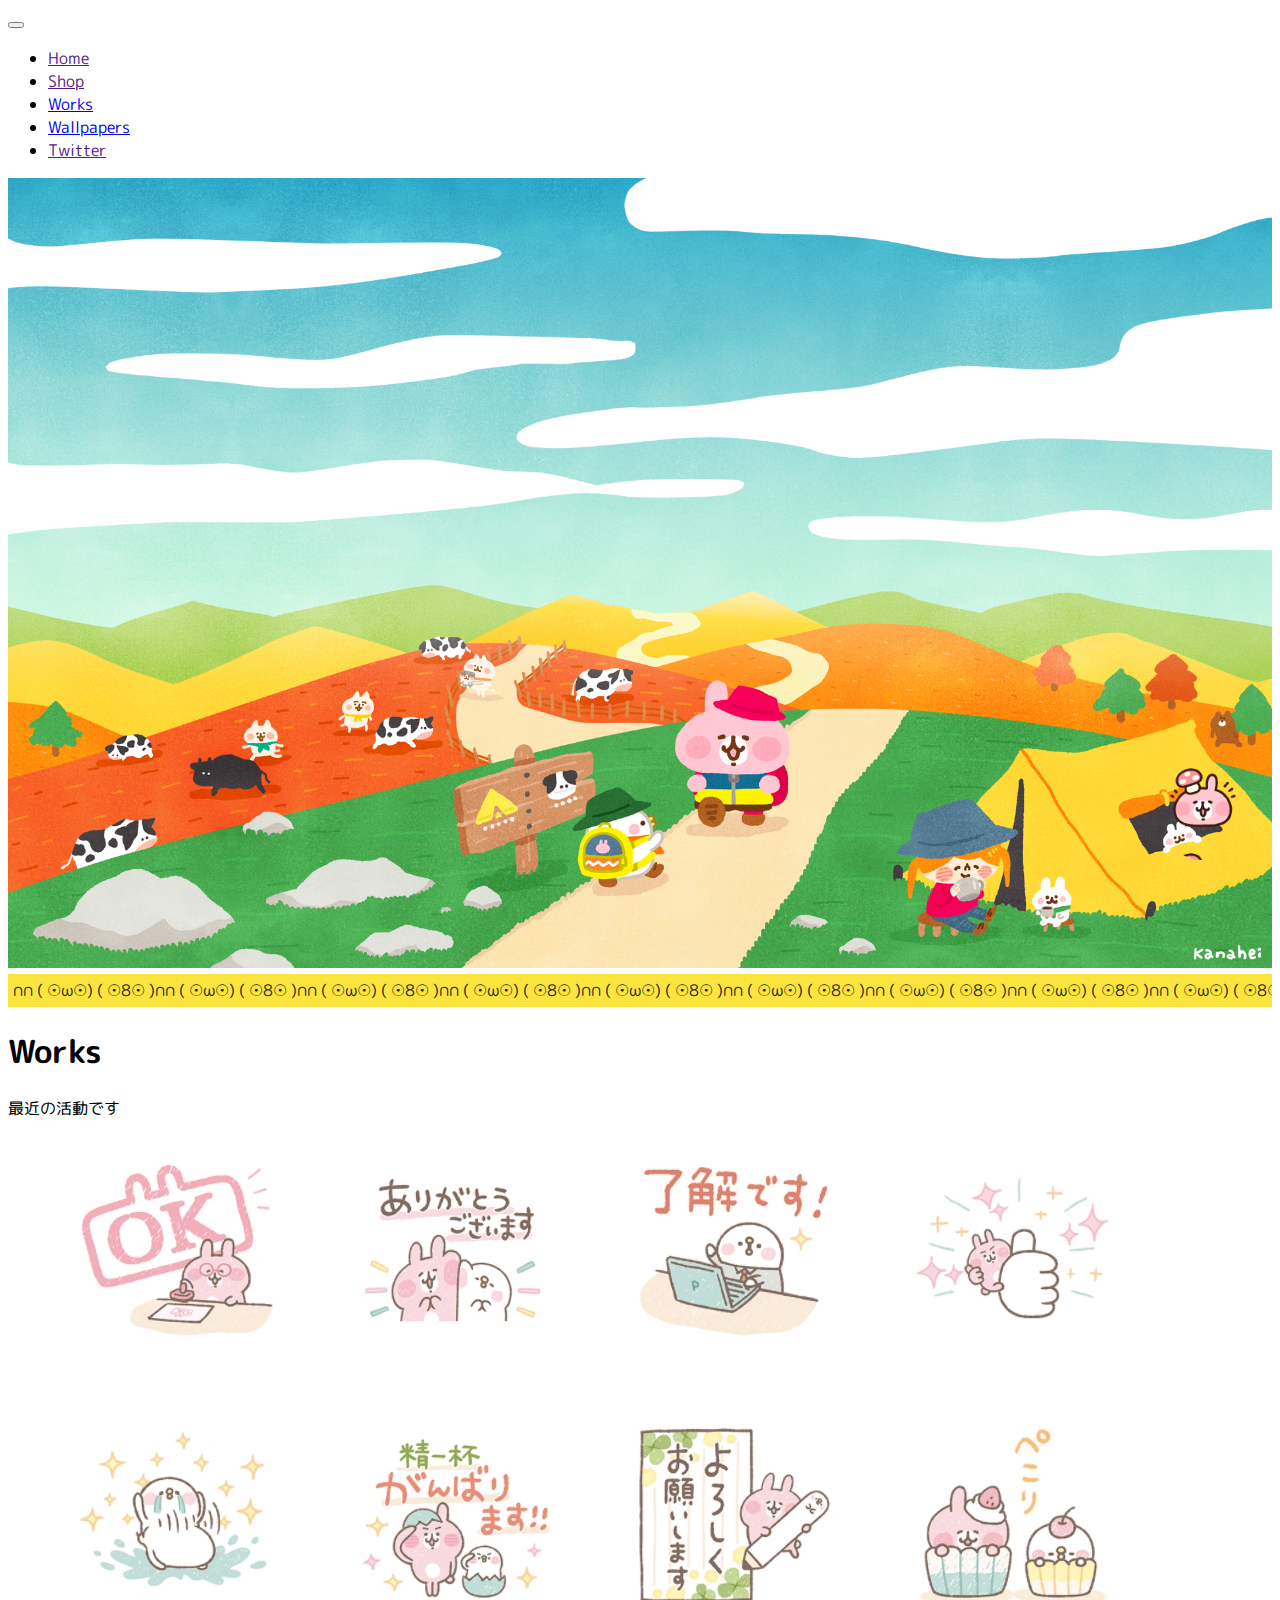
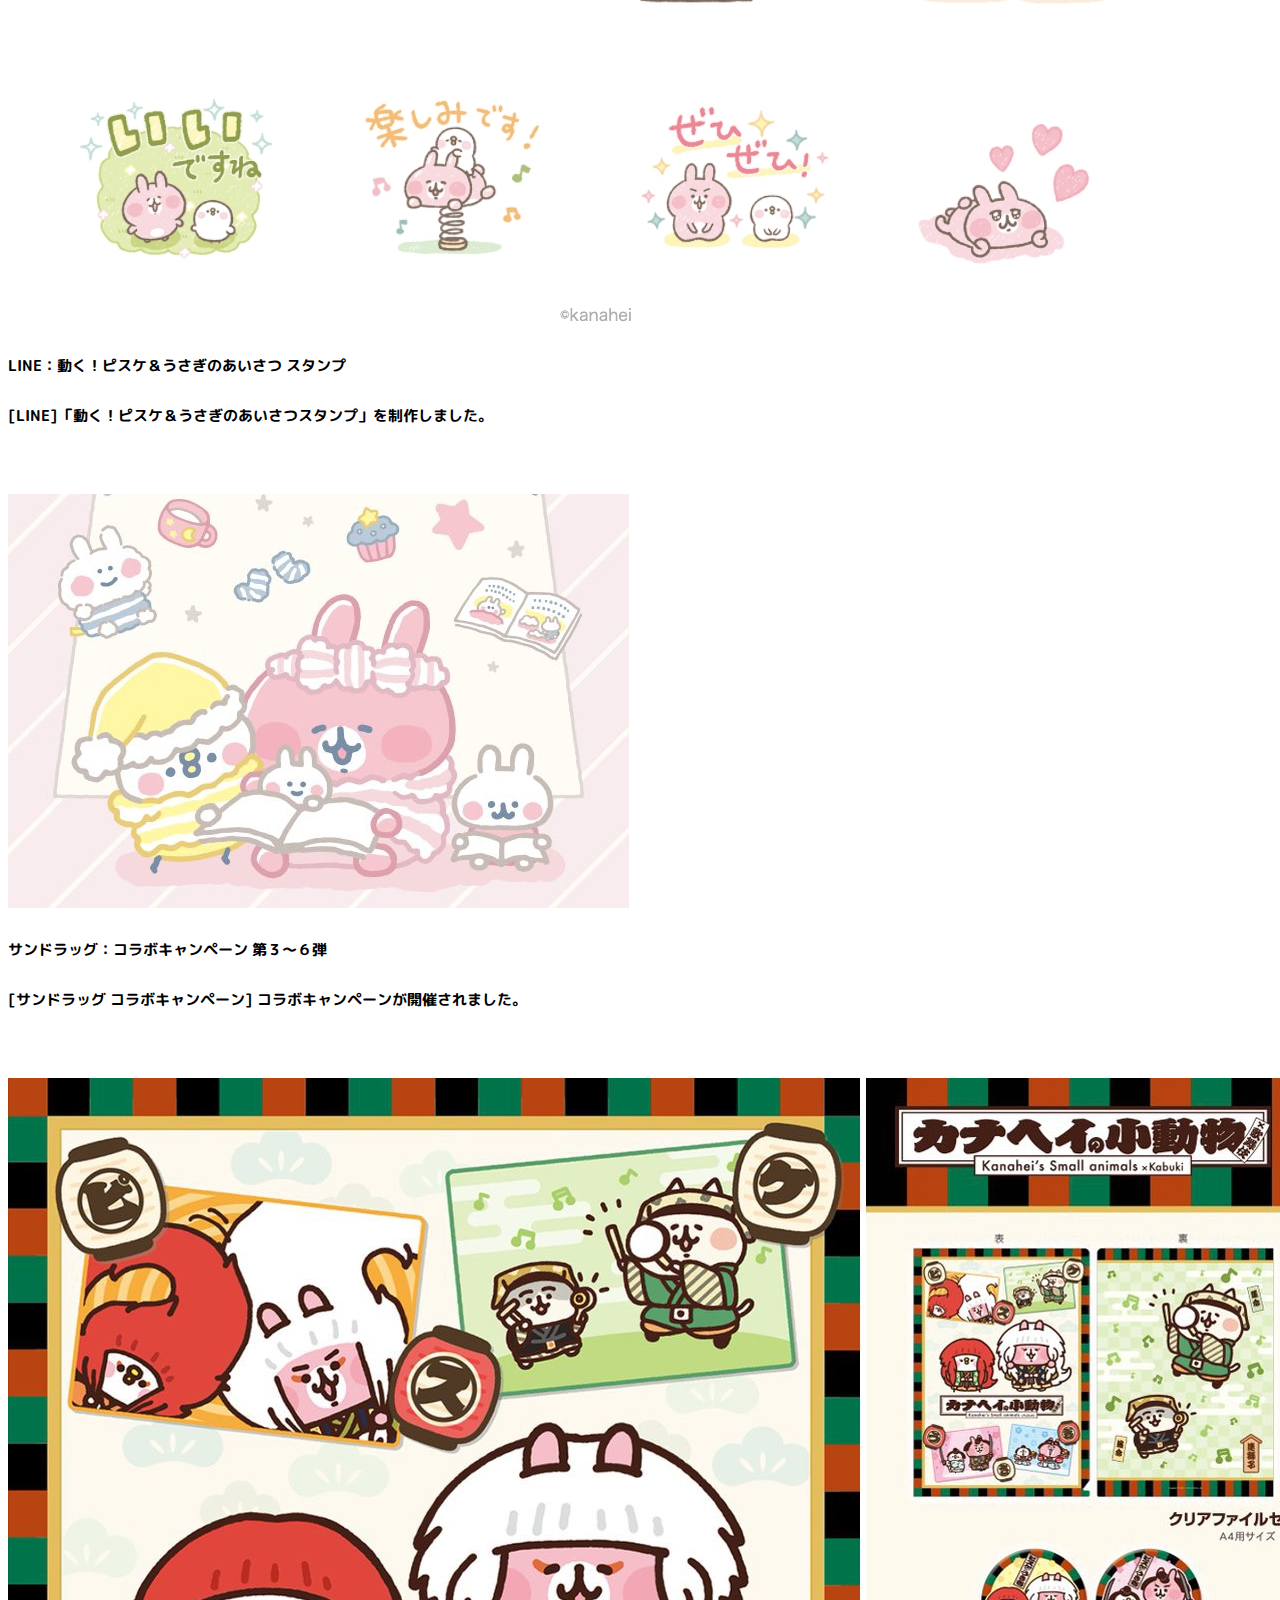
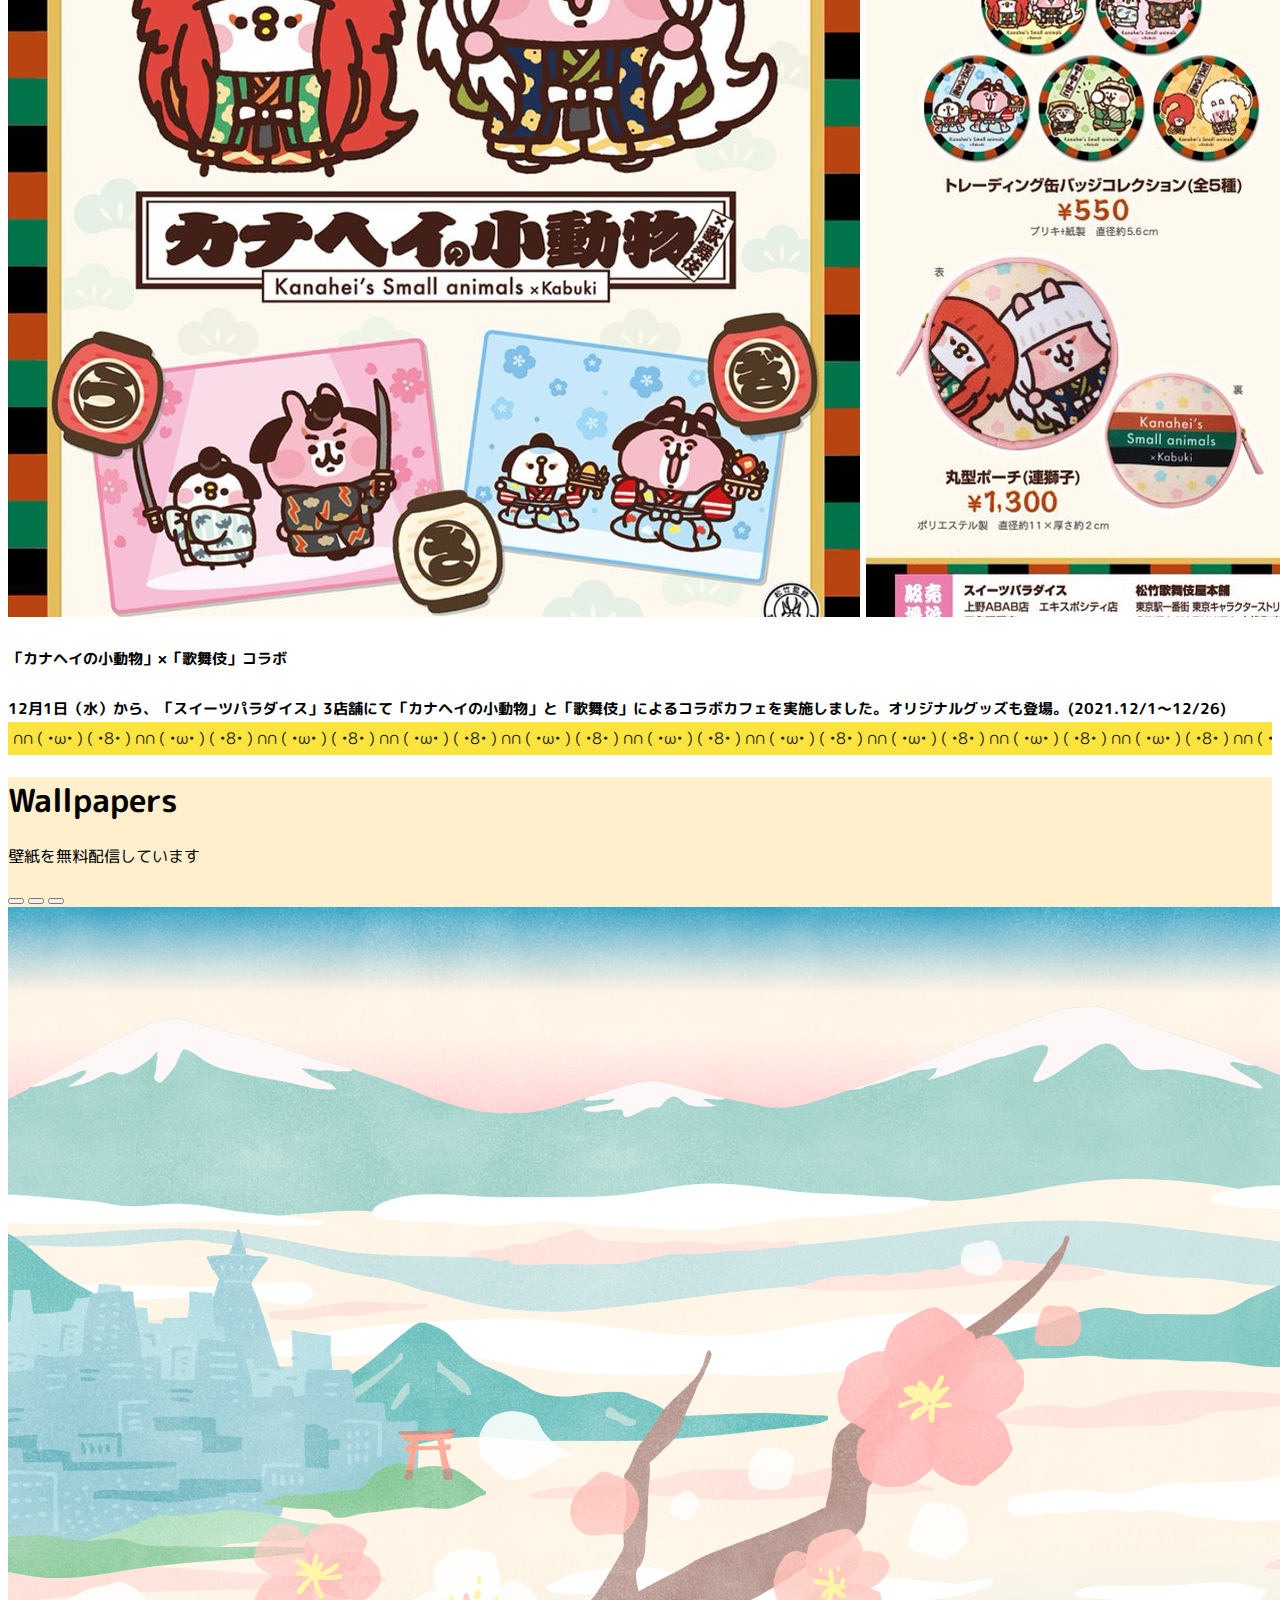
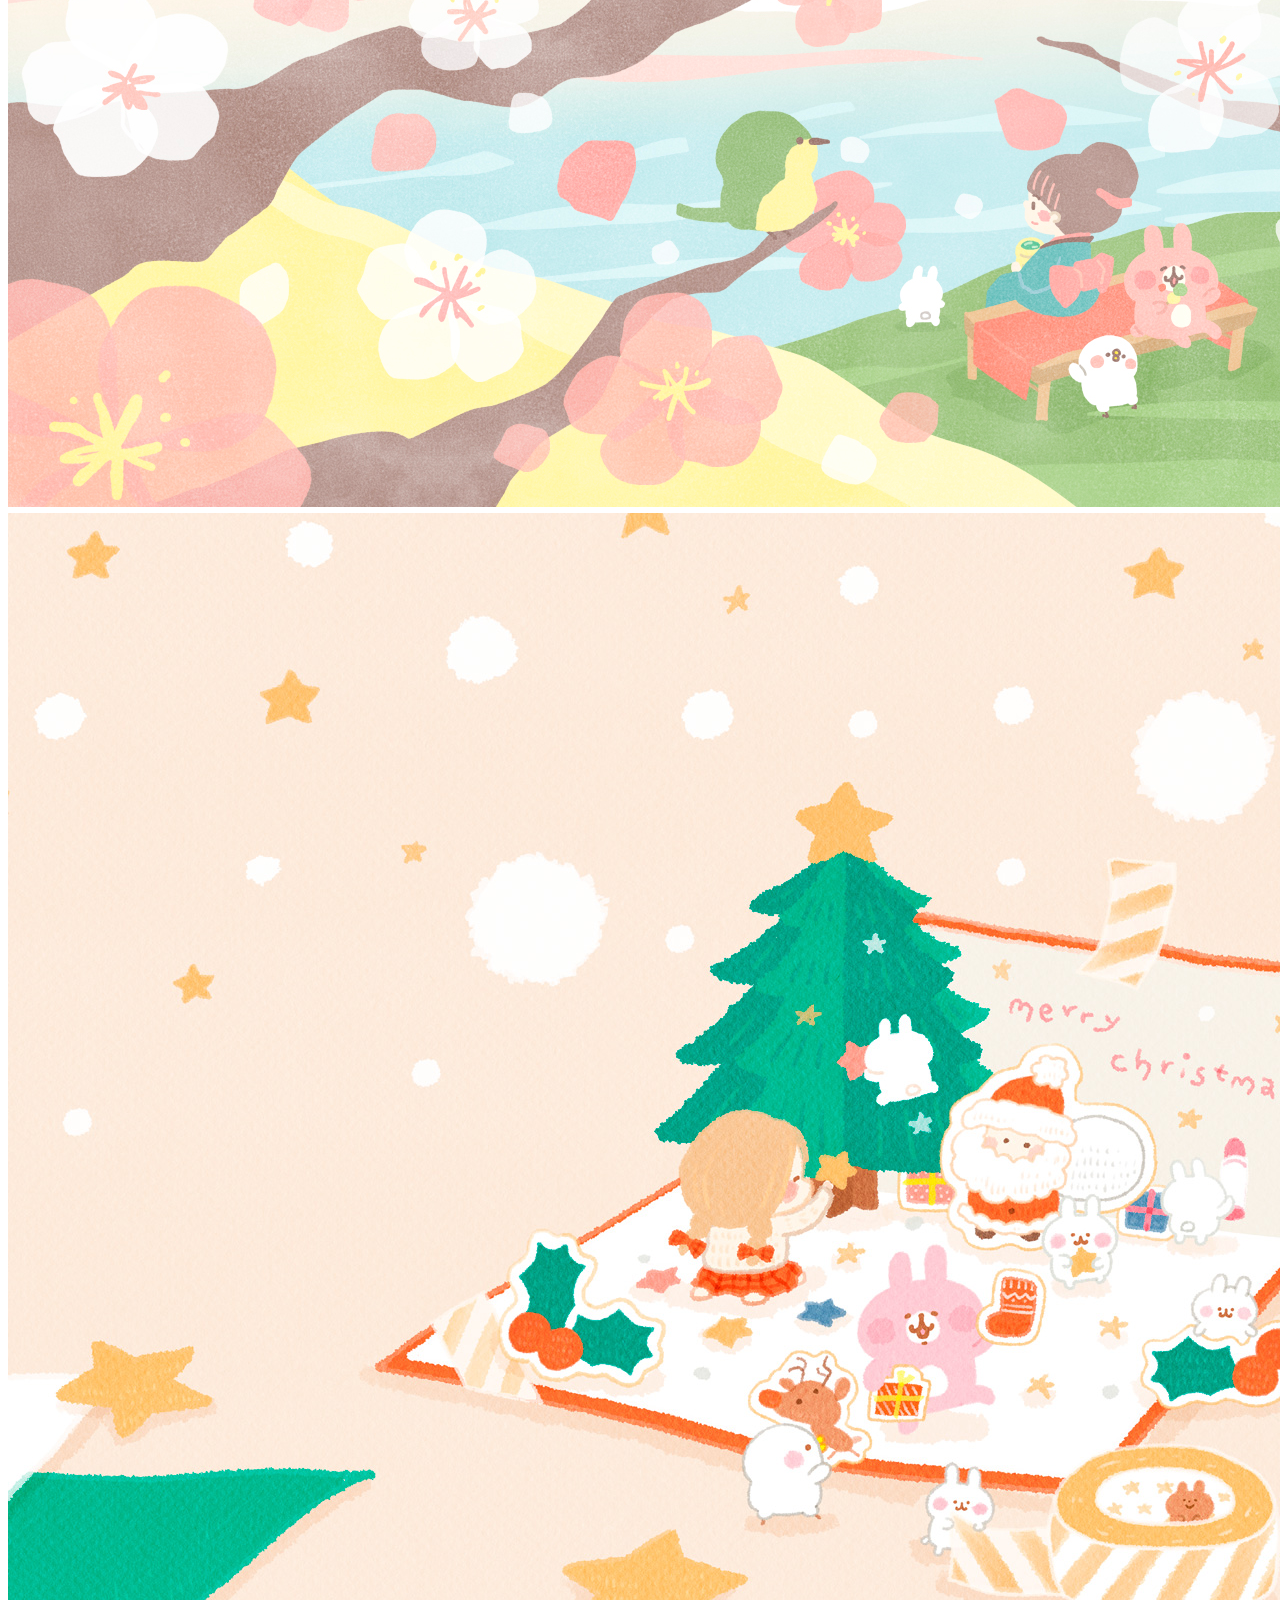
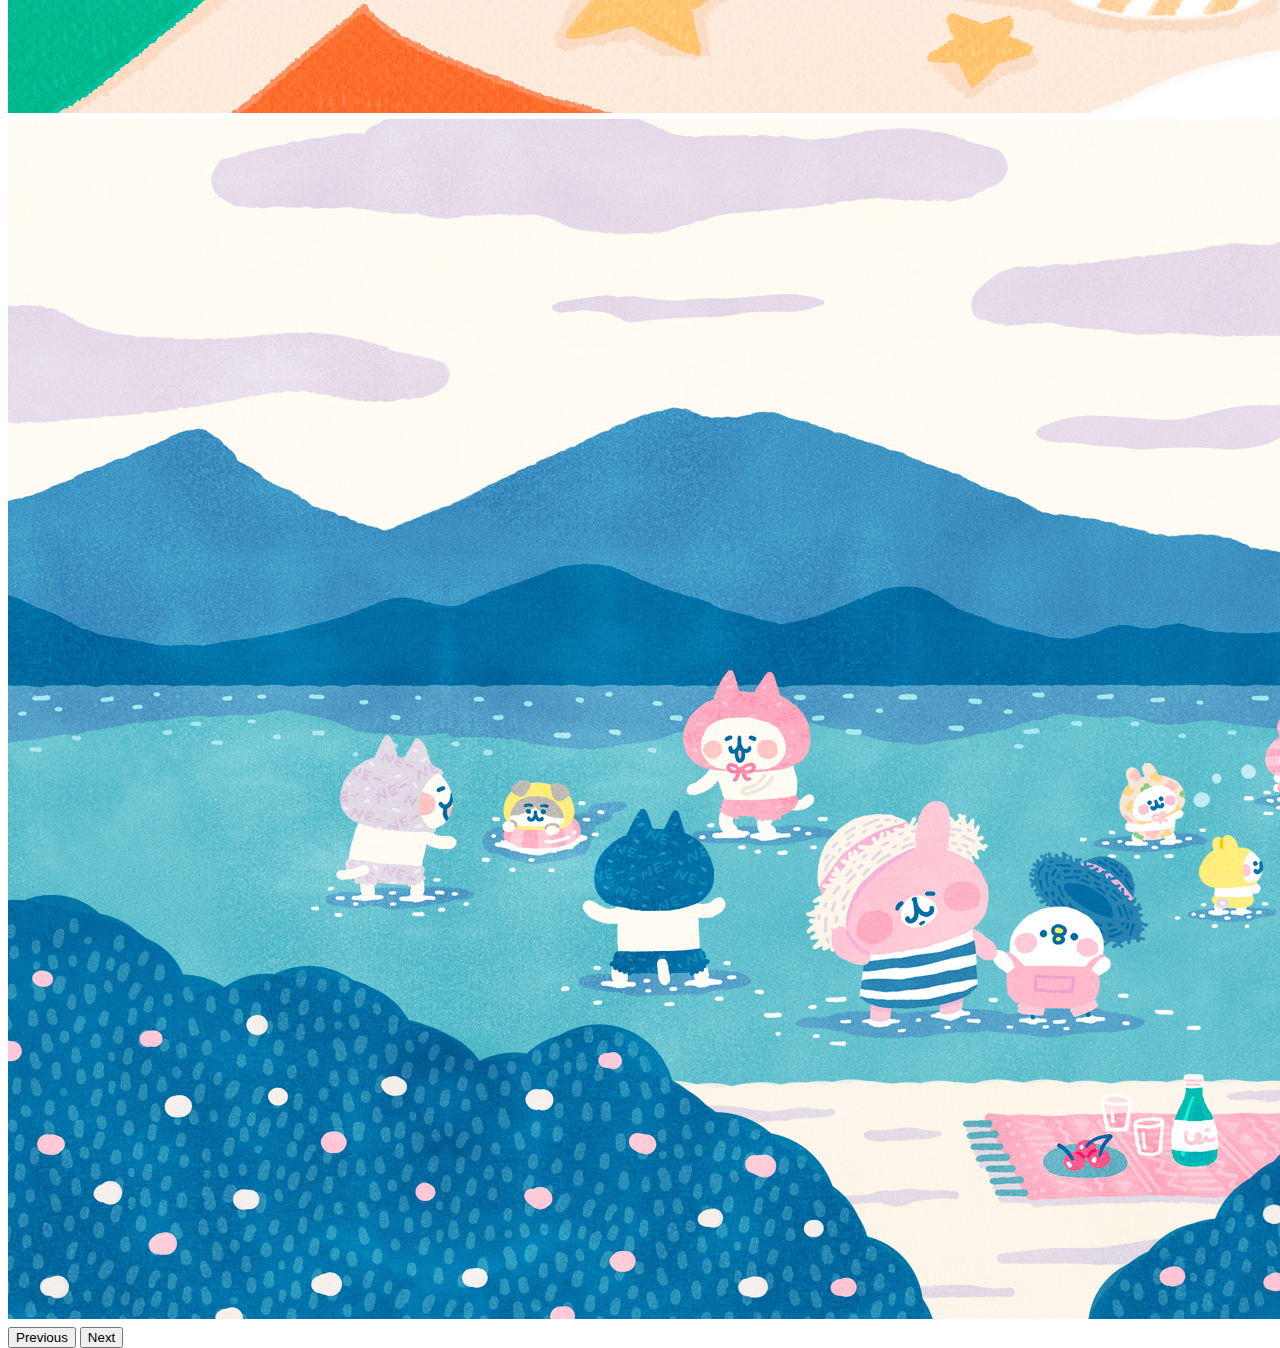
<file: index.html>
<!DOCTYPE html>
<html lang="TW">
<head>
    <meta charset="UTF-8">
    <meta http-equiv="X-UA-Compatible" content="IE=edge">
    <meta name="viewport" content="width=device-width, initial-scale=1.0">
    <title>Home</title>
    <link rel="stylesheet" href="hstyle.css">
    <link href="https://cdn.jsdelivr.net/npm/bootstrap@5.0.2/dist/css/bootstrap.min.css" rel="stylesheet" integrity="sha384-EVSTQN3/azprG1Anm3QDgpJLIm9Nao0Yz1ztcQTwFspd3yD65VohhpuuCOmLASjC" crossorigin="anonymous">
    <link rel="icon" href="top.jpg" type="image/png">

</head>
<body>
    <nav class="navbar-light bg-light p-1 navbar-expand-lg">
        <div class="container ">
                <button class="navbar-toggler" type="button" data-bs-toggle="collapse" data-bs-target="#navbarSupportedContent">
                  <span class="navbar-toggler-icon"></span>
                </button>

            <div class="collapse navbar-collapse  " id="navbarSupportedContent">
                  
                <ul class=" navbar-nav">
                    <li class="nav-item col-sm-1 col-md-3 col-lg-4">
                        <a href class="nav-link ">Home</a>
                    </li>
                    <li class="nav-item col-sm-1 col-md-3 col-lg-4">
                        <a href class="nav-link ">Shop</a>
                    </li>
                    <li class="nav-item col-sm-1 col-md-3 col-lg-4">
                        <a href="index3.html" class="nav-link ">Works</a>
                    </li>
                    <li class="nav-item col-sm-1 col-md-3 col-lg-5">
                        <a href="index2-2.html" class="nav-link ">Wallpapers</a>
                    </li>
                    <li class="nav-item col-sm-1 col-md-3 col-lg-4">
                        <a href class="nav-link ">Twitter</a>
                    </li>

                    
                </ul>
            </div>
        </div>    
    <div class="container">
        <img src="background.jpg" alt="Snow" style="width:100%;">
        
      </div>
    <div class="box">
        <div class="text-2"> ∩∩
            ( ☉ω☉)  ( ☉8☉ )∩∩
            ( ☉ω☉)  ( ☉8☉ )∩∩
            ( ☉ω☉)  ( ☉8☉ )∩∩
            ( ☉ω☉)  ( ☉8☉ )∩∩
            ( ☉ω☉)  ( ☉8☉ )∩∩
            ( ☉ω☉)  ( ☉8☉ )∩∩
            ( ☉ω☉)  ( ☉8☉ )∩∩
            ( ☉ω☉)  ( ☉8☉ )∩∩
            ( ☉ω☉)  ( ☉8☉ )∩∩
            ( ☉ω☉)  ( ☉8☉ )∩∩
            ( ☉ω☉)  ( ☉8☉ )∩∩
            ( ☉ω☉)  ( ☉8☉ )∩∩
            ( ☉ω☉)  ( ☉8☉ )∩∩
            ( ☉ω☉)  ( ☉8☉ )∩∩
            ( ☉ω☉)  ( ☉8☉ )∩∩
            ( ☉ω☉)  ( ☉8☉ )∩∩
            ( ☉ω☉)  ( ☉8☉ )∩∩
            ( ☉ω☉)  ( ☉8☉ )∩∩
            ( ☉ω☉)  ( ☉8☉ )∩∩
            ( ☉ω☉)  ( ☉8☉ )∩∩
            ( ☉ω☉)  ( ☉8☉ ) </div>
    </div>
    
    <div class="kv p-1">
        <link rel="preconnect" href="https://fonts.googleapis.com">
<link rel="preconnect" href="https://fonts.gstatic.com" crossorigin>
<link href="https://fonts.googleapis.com/css2?family=M+PLUS+Rounded+1c:wght@500;900&display=swap" rel="stylesheet">
        <div class="container p-5">
            <div class="row justify-content-center">
                <div class="col-8 col-md-6">
                    <div class="text text-center">
                        <h1>Works</h1>
                        <p>最近の活動です</p>
                    </div>
                </div>
            </div>
        </div>
    </div>
    

    <div class="container">
        <div class="row">
            <div class="col-xl-4 col-md-6 col-12">
                <div class="card">
                    <a href="index3.html" class="card-link"><img src="card-1.jpg" alt="" class="card-img-top"></a>
                    <div class="card-body">
                        <h5 class="card-title p-3">LINE：動く！ピスケ＆うさぎのあいさつ スタンプ</h5>
                        <h6 class="line p-3">[LINE]「動く！ピスケ＆うさぎのあいさつスタンプ」を制作しました。</h6>
                        
                    </div>
                </div>
            </div>
            <div class="col-xl-4 col-md-6 col-12">
                <div class="card">
                    <a href="index3.html" class="card-link"><img src="card-2.jpeg" alt="" class="card-img-top"></a>
                    <div class="card-body">
                        <h5 class="card-title p-3">サンドラッグ：コラボキャンペーン 第３〜６弾</h5>
                        <h6 class="line p-3">[サンドラッグ コラボキャンペーン]
                          コラボキャンペーンが開催されました。
                            </h6>
                    </div>
                </div>
            </div>
            <div class="col-xl-4 col-md-6 col-12">
                <div class="card">
                    <a href="index3.html" class="card-link"><img src="card-3.jpg" alt="" class="card-img-top"></a>
                    <div class="card-body">
                        <h5 class="card-title p-3">「カナヘイの小動物」×「歌舞伎」コラボ</h5>
                        <h6 class="haha p-3">12月1日（水）から、「スイーツパラダイス」3店舗にて「カナヘイの小動物」と「歌舞伎」によるコラボカフェを実施しました。オリジナルグッズも登場。(2021.12/1〜12/26)</h6>
                    </div>
                </div>
            </div>
        </div>
    </div>

    <div class="kv p-1">
        <div class="container p-5">
            <div class="row justify-content-center">
                <div class="col-8 col-md-6">
                    <div class="text text-center">
                    </div>
                </div>
            </div>
        </div>
    </div>

    <div class="box">
        <div class="text-2">  ∩∩
            ( •ω• )    ( •8• )    ∩∩
            ( •ω• )    ( •8• )    ∩∩
            ( •ω• )    ( •8• )    ∩∩
            ( •ω• )    ( •8• )    ∩∩
            ( •ω• )    ( •8• )    ∩∩
            ( •ω• )    ( •8• )   ∩∩
            ( •ω• )    ( •8• )   ∩∩
            ( •ω• )    ( •8• )   ∩∩
            ( •ω• )    ( •8• )   ∩∩
            ( •ω• )    ( •8• )   ∩∩
            ( •ω• )    ( •8• )   ∩∩
            ( •ω• )    ( •8• )   ∩∩
            ( •ω• )    ( •8• ) ∩∩
            ( •ω• )    ( •8• )    ∩∩
            ( •ω• )    ( •8• )    ∩∩
            ( •ω• )    ( •8• )    ∩∩
            ( •ω• )    ( •8• )    ∩∩
            ( •ω• )    ( •8• )    ∩∩
            ( •ω• )    ( •8• )   ∩∩
            ( •ω• )    ( •8• )   ∩∩
            ( •ω• )    ( •8• )   ∩∩
            ( •ω• )    ( •8• )   ∩∩
            ( •ω• )    ( •8• )   ∩∩
            ( •ω• )    ( •8• )   ∩∩
            ( •ω• )    ( •8• )   ∩∩
            ( •ω• )    ( •8• ) </div>
    </div>


    <div class="wrap">
        <div class="kv p-5">
            <div class="container p-5">
                <div class="row justify-content-center p-5">
                    <div class="col-8 col-md-6 ">
                        <div class="text text-center">
                            <h1>Wallpapers</h1>
                            <p>壁紙を無料配信しています</p>
                        </div>
                    </div>
                </div>
            </div>
        </div>
        <div class="container">
            <div class="row justify-content-center">
                <div class="col-sm-12 col-md-12 col-lg-8">
                    <div id="carouselExampleIndicators" class="carousel slide" data-bs-ride="true">
                        <div class="carousel-indicators">
                          <button type="button" data-bs-target="#carouselExampleIndicators" data-bs-slide-to="0" class="active" aria-current="true" aria-label="Slide 1"></button>
                          <button type="button" data-bs-target="#carouselExampleIndicators" data-bs-slide-to="1" aria-label="Slide 2"></button>
                          <button type="button" data-bs-target="#carouselExampleIndicators" data-bs-slide-to="2" aria-label="Slide 3"></button>
                        </div>
                        <div class="carousel-inner">
                          <div class="carousel-item active">
                            <a href="index2-2.html" class="card-link"><img src="wallpaper-1.jpg" class="d-block w-100" alt="..."></a>
                          </div>
                          <div class="carousel-item">
                            <a href="index2-2.html" class="card-link"><img src="wallpaper-2.jpg" class="d-block w-100" alt="..."></a>
                          </div>
                          <div class="carousel-item">
                            <a href="index2-2.html" class="card-link"><img src="wallpaper-3.jpg" class="d-block w-100" alt="..."></a>
                          </div>
                        </div>
                        <button class="carousel-control-prev" type="button" data-bs-target="#carouselExampleIndicators" data-bs-slide="prev">
                          <span class="carousel-control-prev-icon" aria-hidden="true"></span>
                          <span class="visually-hidden">Previous</span>
                        </button>
                        <button class="carousel-control-next" type="button" data-bs-target="#carouselExampleIndicators" data-bs-slide="next">
                          <span class="carousel-control-next-icon" aria-hidden="true"></span>
                          <span class="visually-hidden">Next</span>
                        </button>
                      </div>
                    
                </div>
            </div>
            
            <a href="#" class="top"></a>

    
    
    
    
      



    <script src="https://cdn.jsdelivr.net/npm/bootstrap@5.0.2/dist/js/bootstrap.bundle.min.js" 
    integrity="sha384-MrcW6ZMFYlzcLA8Nl+NtUVF0sA7MsXsP1UyJoMp4YLEuNSfAP+JcXn/tWtIaxVXM" 
    crossorigin="anonymous"></script>
</body>
</html>
</file>
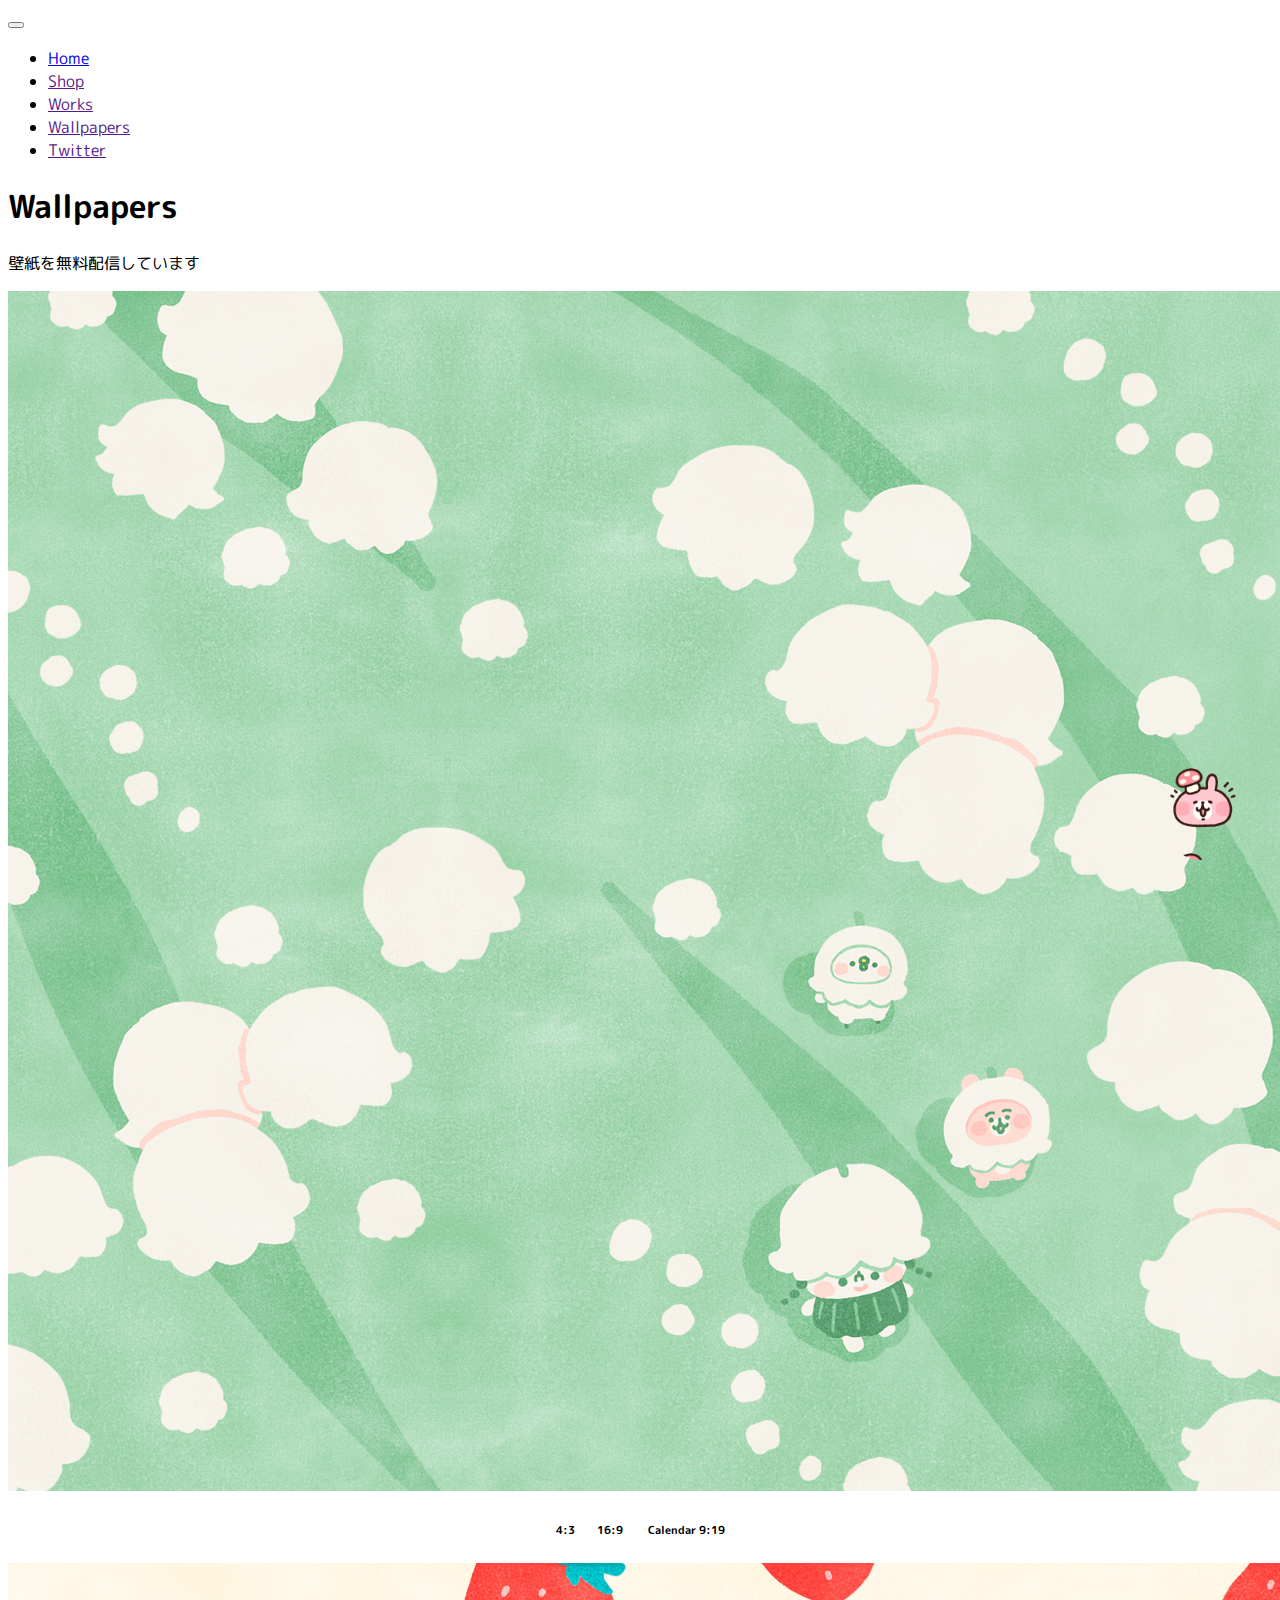
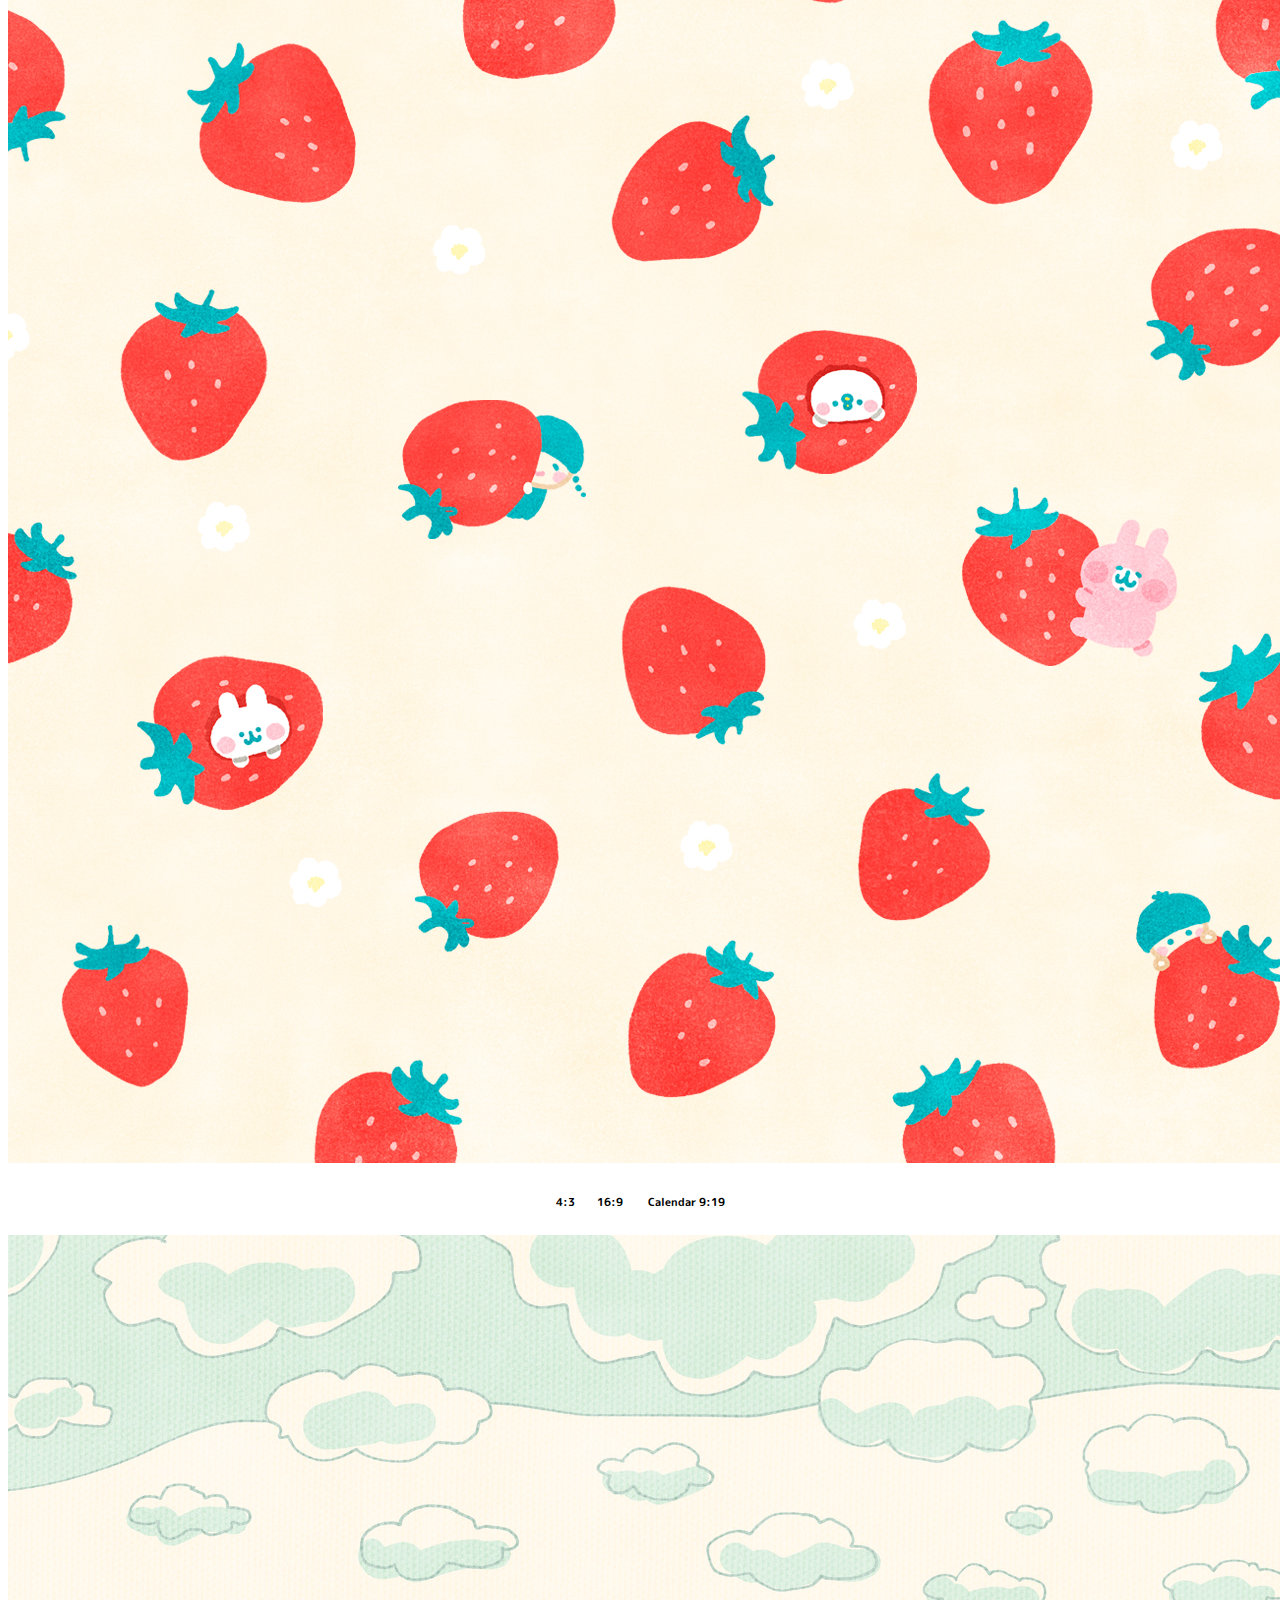
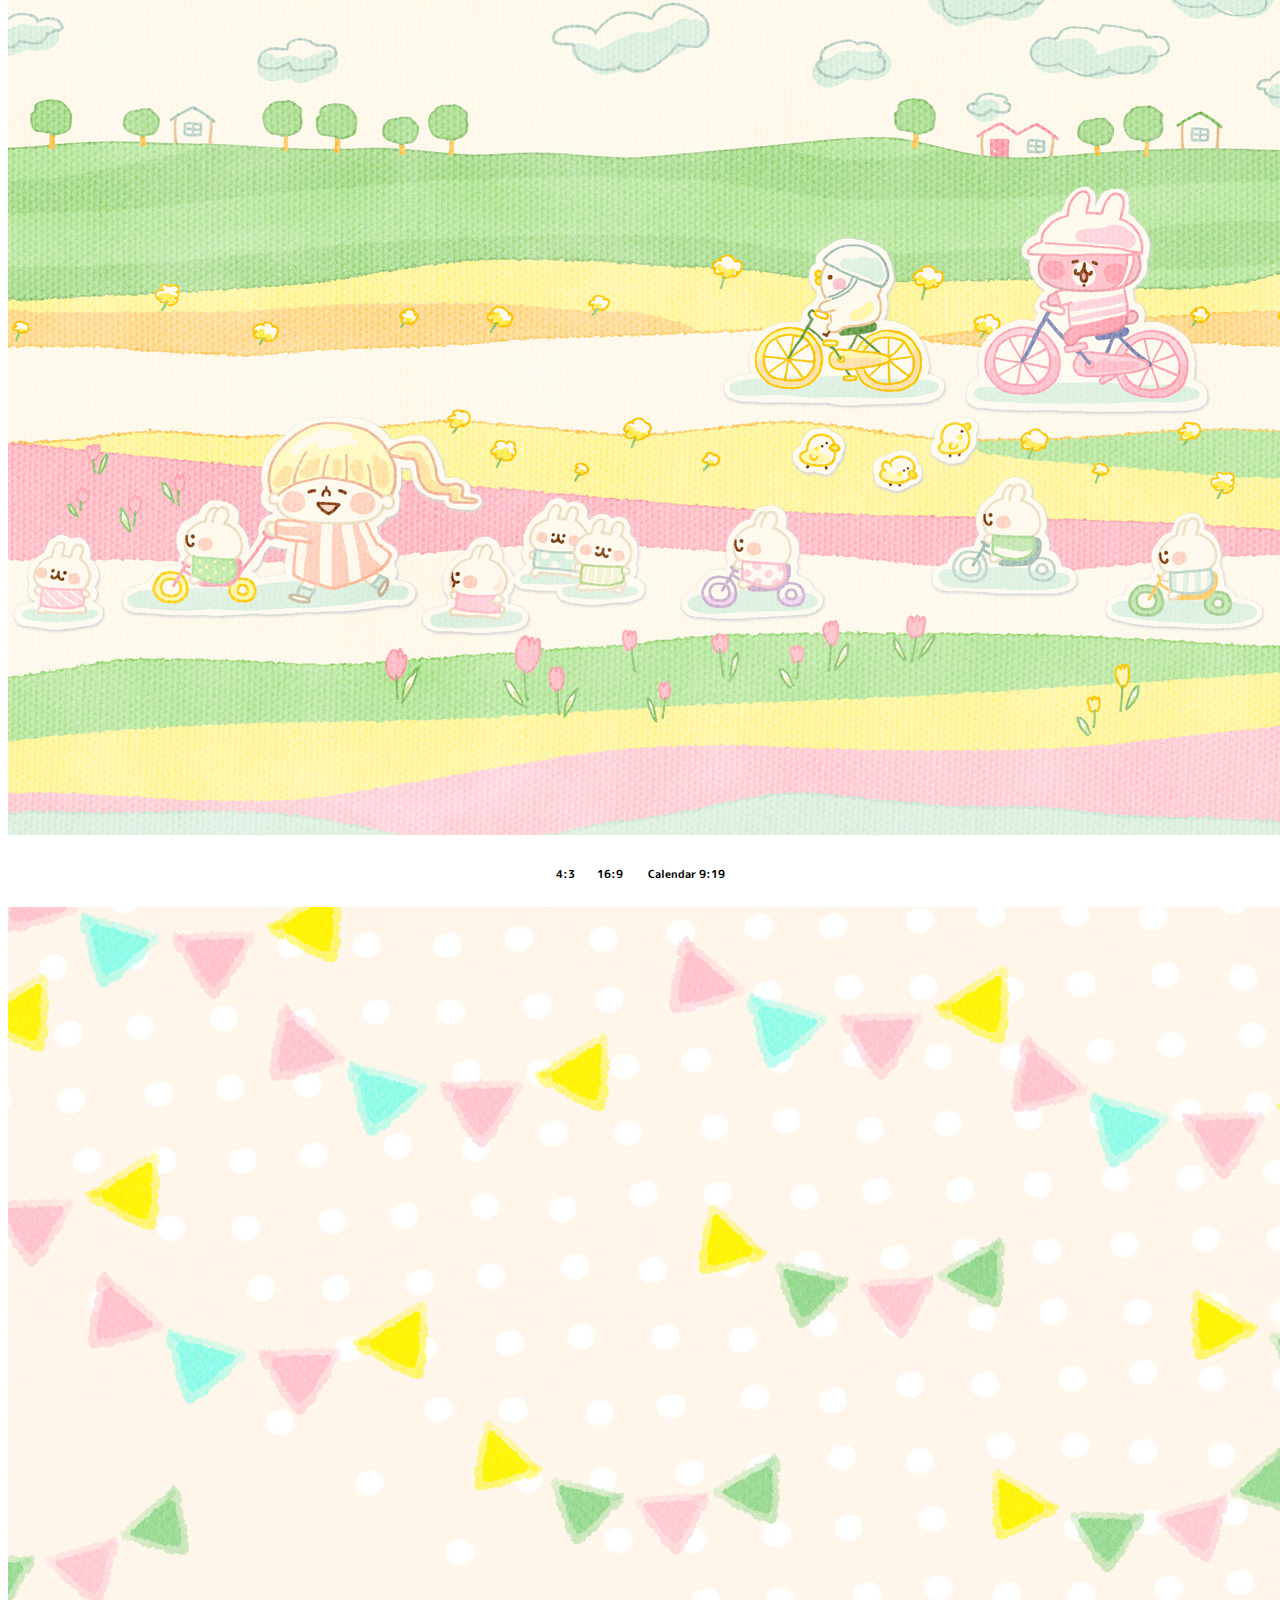
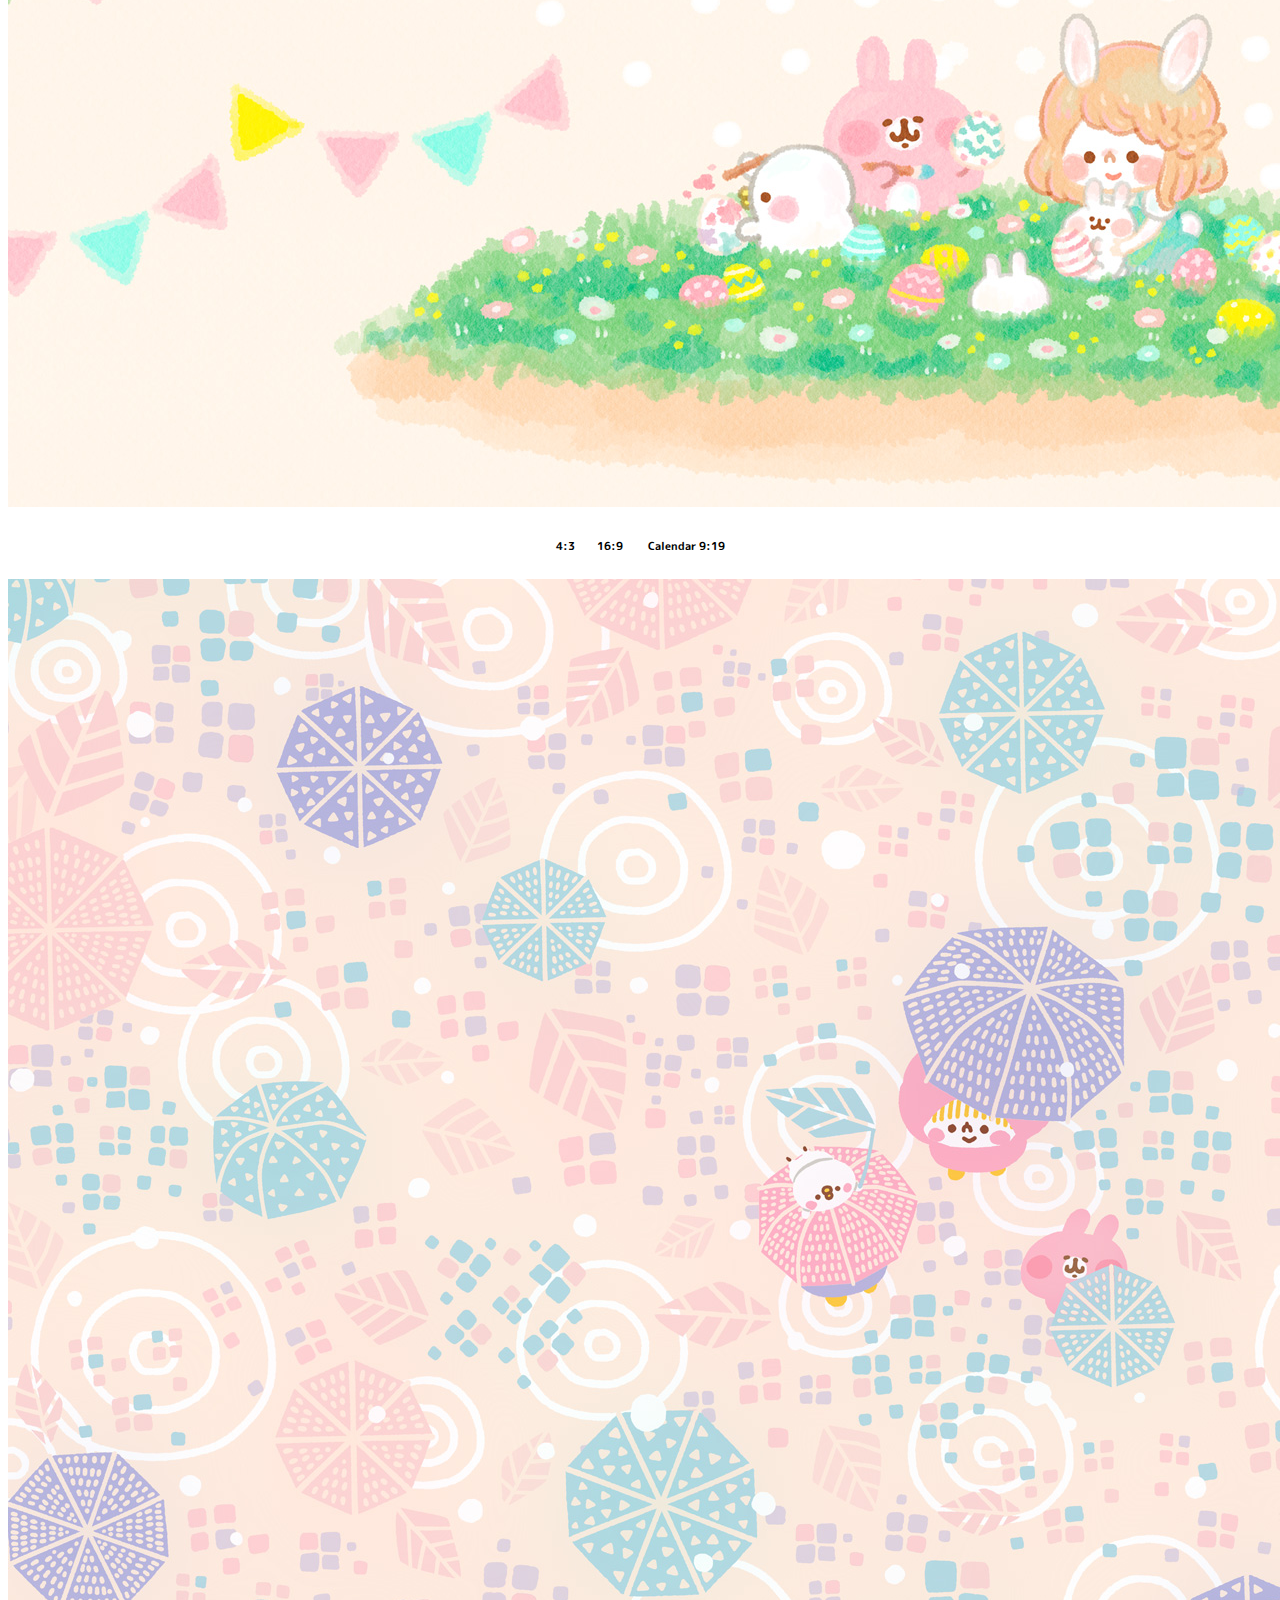
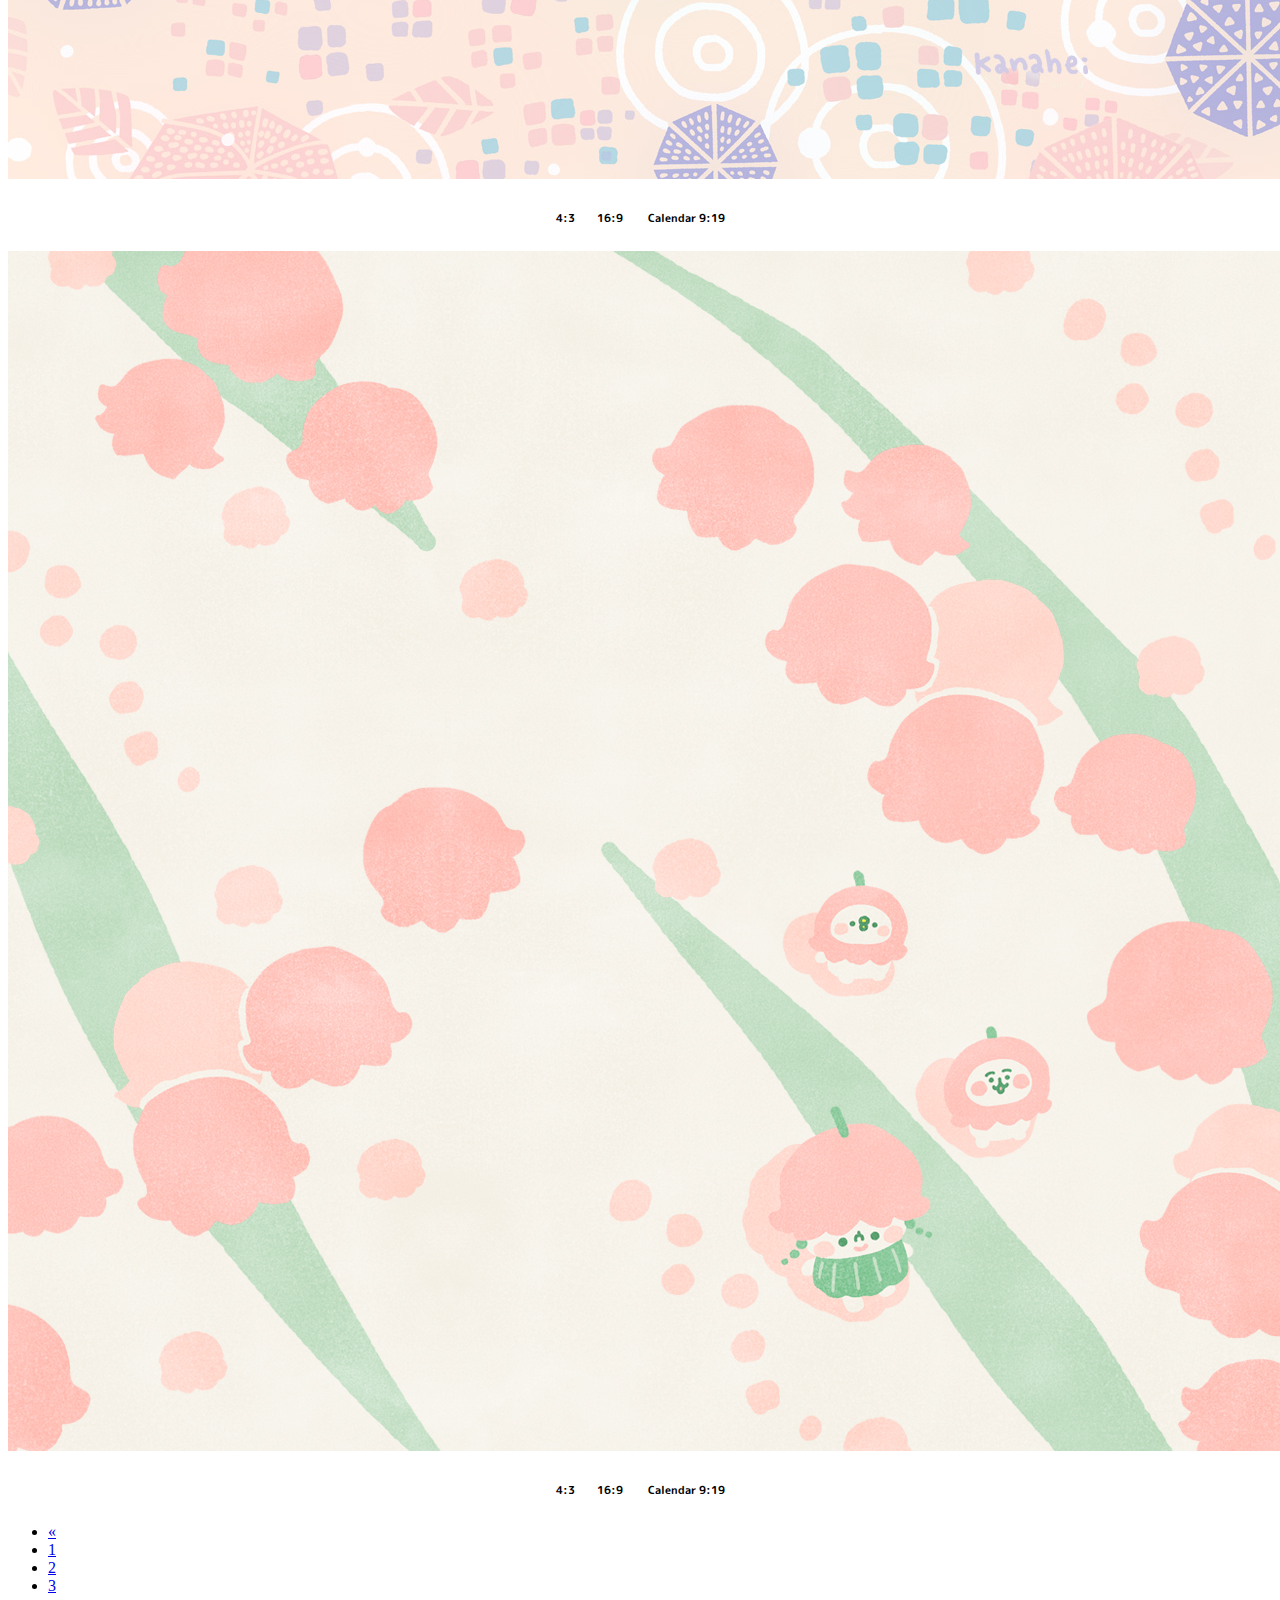
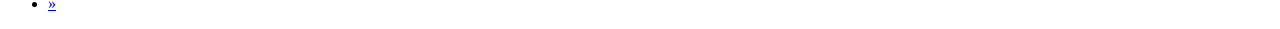
<file: index2-2.html>
<!DOCTYPE html>
<html lang="TW">
<head>
    <meta charset="UTF-8">
    <meta http-equiv="X-UA-Compatible" content="IE=edge">
    <meta name="viewport" content="width=device-width, initial-scale=1.0">
    <title>Wallpapers</title>
    <link rel="stylesheet" href="hstyle.css">
    <link href="https://cdn.jsdelivr.net/npm/bootstrap@5.0.2/dist/css/bootstrap.min.css" rel="stylesheet" integrity="sha384-EVSTQN3/azprG1Anm3QDgpJLIm9Nao0Yz1ztcQTwFspd3yD65VohhpuuCOmLASjC" crossorigin="anonymous">
    <link rel="icon" href="top.jpg" type="image/png">

</head>
<body>
    <nav class="navbar-light bg-light p-1 navbar-expand-lg">
        <div class="container ">
                <button class="navbar-toggler" type="button" data-bs-toggle="collapse" data-bs-target="#navbarSupportedContent">
                  <span class="navbar-toggler-icon"></span>
                </button>

            <div class="collapse navbar-collapse  " id="navbarSupportedContent">
                  
                <ul class=" navbar-nav">
                    <li class="nav-item col-sm-1 col-md-3 col-lg-4">
                        <a href="index.html" class="nav-link ">Home</a>
                    </li>
                    <li class="nav-item col-sm-1 col-md-3 col-lg-4">
                        <a href class="nav-link ">Shop</a>
                    </li>
                    <li class="nav-item col-sm-1 col-md-3 col-lg-4">
                        <a href class="nav-link ">Works</a>
                    </li>
                    <li class="nav-item col-sm-1 col-md-3 col-lg-5">
                        <a href class="nav-link ">Wallpapers</a>
                    </li>
                    <li class="nav-item col-sm-1 col-md-3 col-lg-4">
                        <a href class="nav-link ">Twitter</a>
                    </li>

                    
                </ul>
            </div>
        </div>    
    </nav>
    
    <div class="kv p-3">
        <link rel="preconnect" href="https://fonts.googleapis.com">
<link rel="preconnect" href="https://fonts.gstatic.com" crossorigin>
<link href="https://fonts.googleapis.com/css2?family=M+PLUS+Rounded+1c:wght@500;900&display=swap" rel="stylesheet">
        <div class="container p-5">
            <div class="row justify-content-center">
                <div class="col-8 col-md-6">
                    <div class="text text-center">
                        <h1>Wallpapers</h1>
                        <p>壁紙を無料配信しています</p>
                    </div>
                </div>
            </div>
        </div>
    </div>

    <div class="container">
        <div class="row">
            <div class="col-xl-4 col-md-6 col-12 p-2">
                <div class="2card">
                    <a href="index2-2.html" class="card-link"><img src="wallpaper-4.jpg" alt="" class="card-img-top"></a>
                    <div class="card-body">
                        <h6 class="line2 p-1">4:3　　16:9　　    Calendar 9:19
                            </h6>
                    </div>
                </div>
            </div>
            <div class="col-xl-4 col-md-6 col-12 p-2">
                <div class="2card">
                    <a href="index2-2.html" class="card-link"><img src="wallpaper-8.jpg" alt="" class="card-img-top"></a>
                    <div class="card-body">
                        <h6 class="line2 p-1">4:3　　16:9　　    Calendar 9:19
                            </h6>
                    </div>

                </div>
            </div>
            <div class="col-xl-4 col-md-6 col-12 p-2">
                <div class="2card">
                    <a href="index2-2.html" class="card-link"><img src="wallpaper-5.jpg" alt="" class="card-img-top"></a>
                    <div class="card-body">
                        <h6 class="line2 p-1">4:3　　16:9　　    Calendar 9:19
                            </h6>
                    </div>
                </div>
            </div>
        </div>
    </div>

    <div class="container">
        <div class="row">
            <div class="col-xl-4 col-md-6 col-12 p-2">
                <div class="2card">
                    <a href="index2-2.html" class="card-link"><img src="wallpaper-9.jpg" alt="" class="card-img-top"></a>
                    <div class="card-body">
                        <h6 class="line2 p-1">4:3　　16:9　　    Calendar 9:19
                            </h6>
                    </div>
                </div>
            </div>
            <div class="col-xl-4 col-md-6 col-12 p-2">
                <div class="2card">
                    <a href="index2-2.html" class="card-link"><img src="wallpaper-6.jpg" alt="" class="card-img-top"></a>
                    <div class="card-body">
                        <h6 class="line2 p-1">4:3　　16:9　　    Calendar 9:19
                            </h6>
                    </div>

                </div>
            </div>
            <div class="col-xl-4 col-md-6 col-12 p-2">
                <div class="2card">
                    <a href="index2-2.html" class="card-link"><img src="wallpaper-7.jpg" alt="" class="card-img-top"></a>
                    <div class="card-body">
                        <h6 class="line2 p-1">4:3　　16:9　　    Calendar 9:19
                            </h6>
                    </div>
                </div>
            </div>
        </div>
    </div>

    <nav aria-label="Page">
        <ul class="pagination justify-content-center">
          <li class="page-item">
            <a class="page-link" href="#" aria-label="Previous">
              <span aria-hidden="true">&laquo;</span>
            </a>
          </li>
          <li class="page-item"><a class="page-link" href="#">1</a></li>
          <li class="page-item"><a class="page-link" href="index2-3.html">2</a></li>
          <li class="page-item"><a class="page-link" href="#">3</a></li>
          <li class="page-item">
            <a class="page-link" href="#" aria-label="Next">
              <span aria-hidden="true">&raquo;</span>
            </a>
          </li>
        </ul>
      </nav>
            
            <a href="#" class="top"></a>

    
    
    
    
      



    <script src="https://cdn.jsdelivr.net/npm/bootstrap@5.0.2/dist/js/bootstrap.bundle.min.js" 
    integrity="sha384-MrcW6ZMFYlzcLA8Nl+NtUVF0sA7MsXsP1UyJoMp4YLEuNSfAP+JcXn/tWtIaxVXM" 
    crossorigin="anonymous"></script>
</body>
</html>
</file>
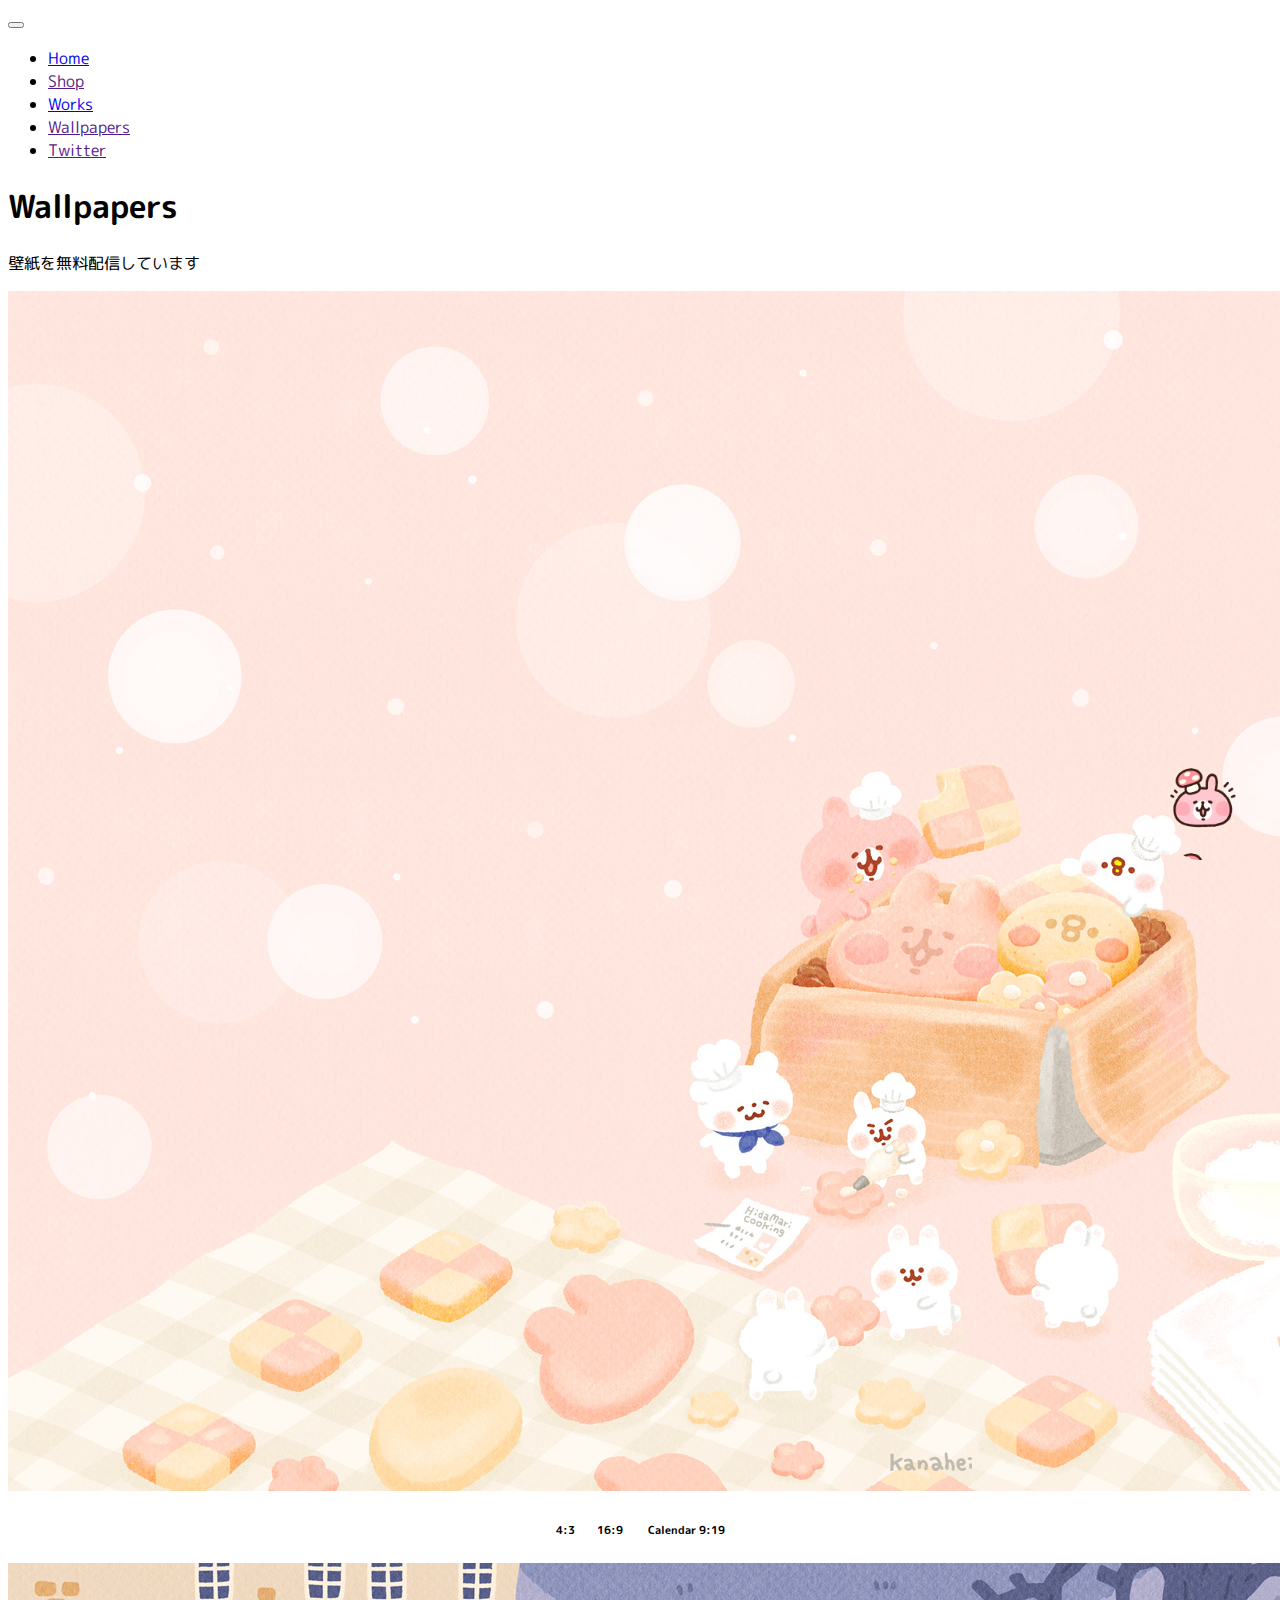
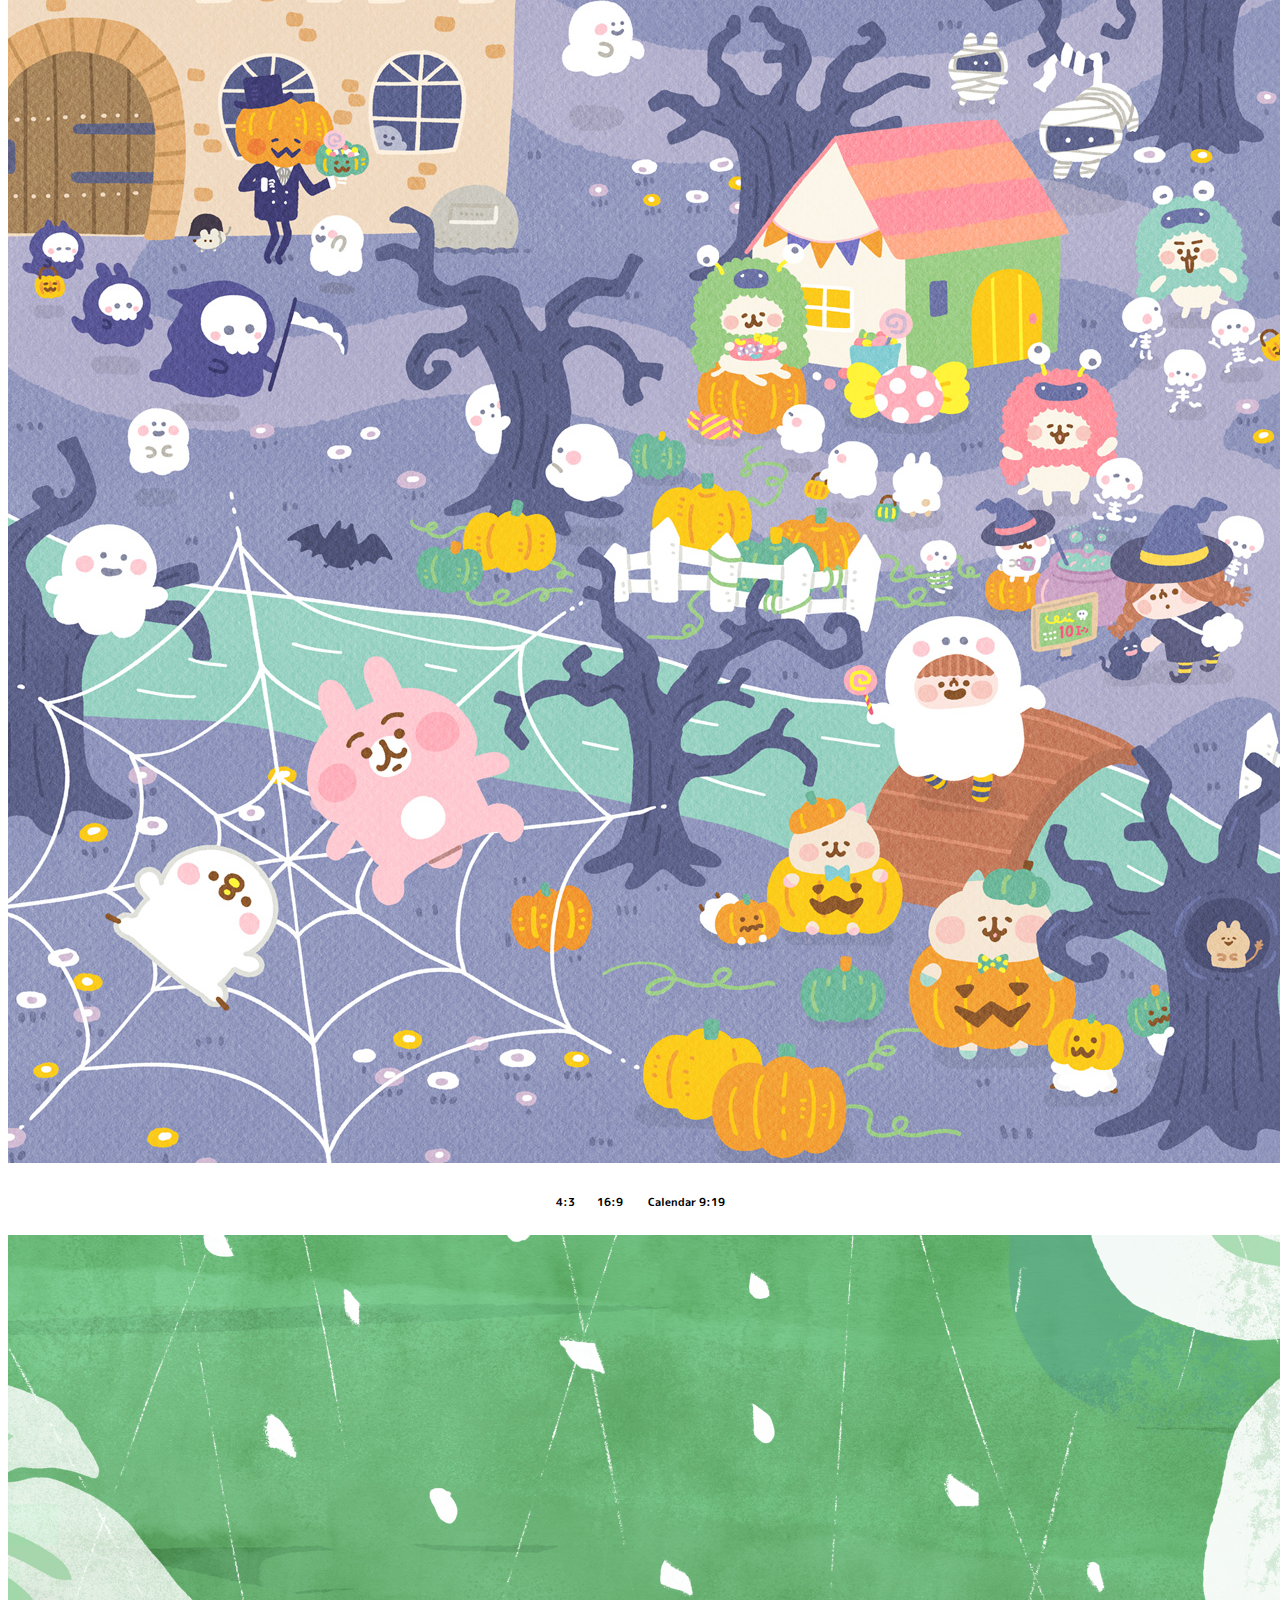
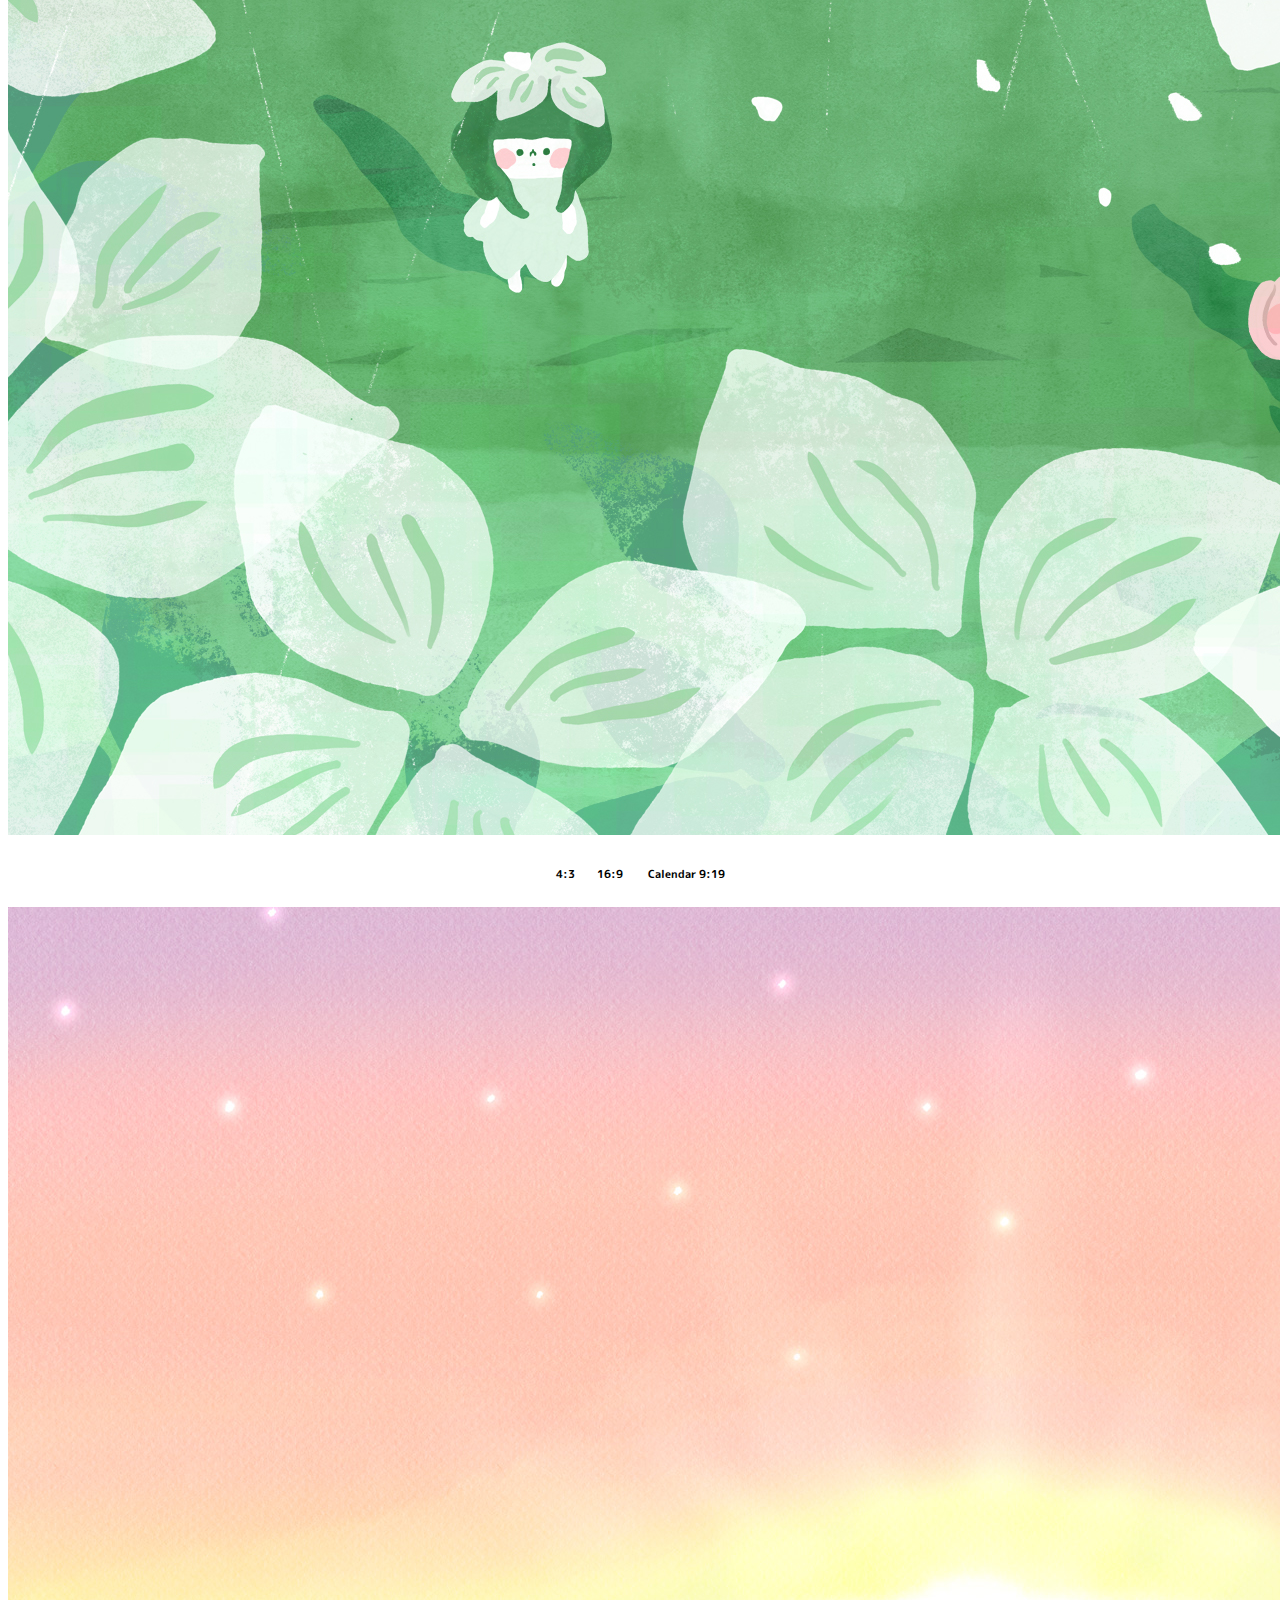
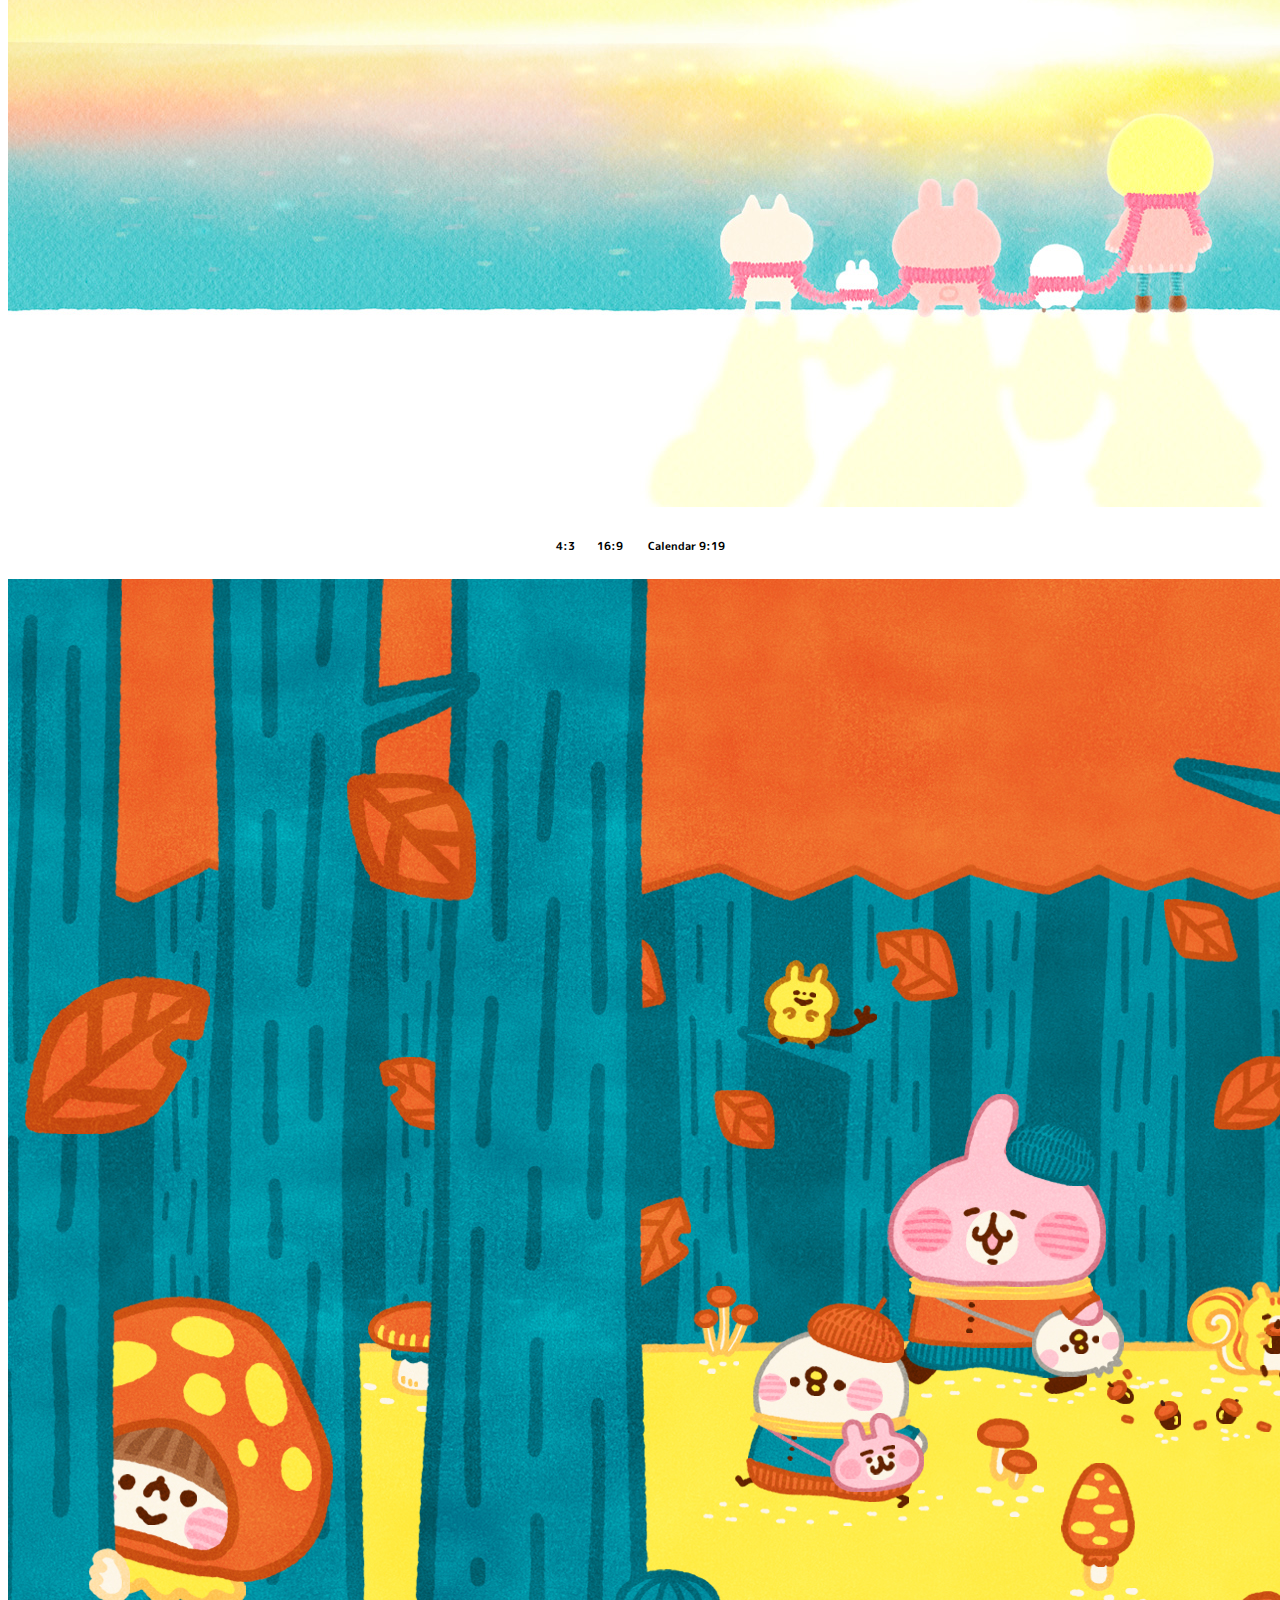
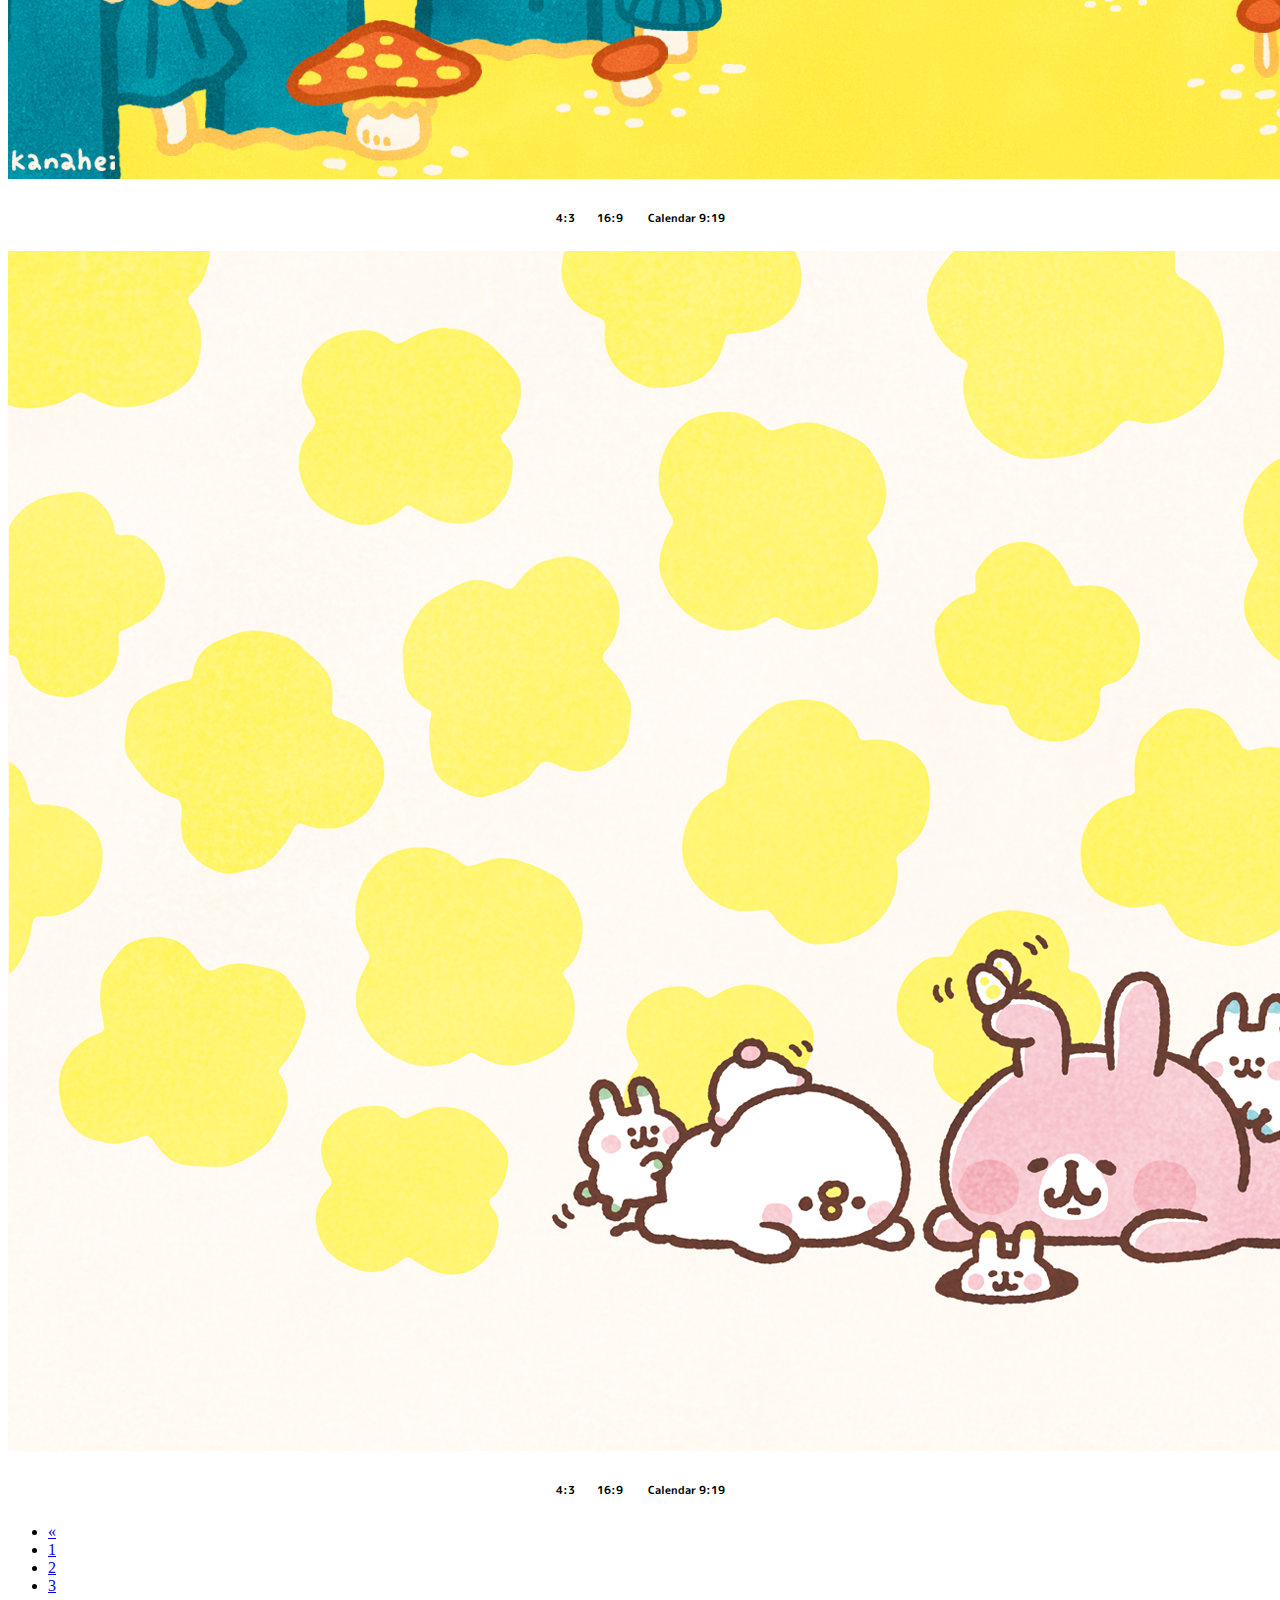
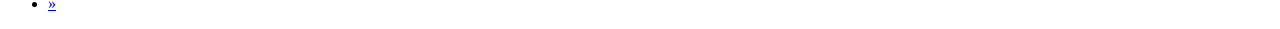
<file: index2-3.html>
<!DOCTYPE html>
<html lang="TW">
<head>
    <meta charset="UTF-8">
    <meta http-equiv="X-UA-Compatible" content="IE=edge">
    <meta name="viewport" content="width=device-width, initial-scale=1.0">
    <title>Wallpapers</title>
    <link rel="stylesheet" href="hstyle.css">
    <link href="https://cdn.jsdelivr.net/npm/bootstrap@5.0.2/dist/css/bootstrap.min.css" rel="stylesheet" integrity="sha384-EVSTQN3/azprG1Anm3QDgpJLIm9Nao0Yz1ztcQTwFspd3yD65VohhpuuCOmLASjC" crossorigin="anonymous">
    <link rel="icon" href="top.jpg" type="image/png">

</head>
<body>
    <nav class="navbar-light bg-light p-1 navbar-expand-lg">
        <div class="container ">
                <button class="navbar-toggler" type="button" data-bs-toggle="collapse" data-bs-target="#navbarSupportedContent">
                  <span class="navbar-toggler-icon"></span>
                </button>

            <div class="collapse navbar-collapse  " id="navbarSupportedContent">
                  
                <ul class=" navbar-nav">
                    <li class="nav-item col-sm-1 col-md-3 col-lg-4">
                        <a href="index.html" class="nav-link ">Home</a>
                    </li>
                    <li class="nav-item col-sm-1 col-md-3 col-lg-4">
                        <a href class="nav-link ">Shop</a>
                    </li>
                    <li class="nav-item col-sm-1 col-md-3 col-lg-4">
                        <a href="index3.html" class="nav-link ">Works</a>
                    </li>
                    <li class="nav-item col-sm-1 col-md-3 col-lg-5">
                        <a href class="nav-link ">Wallpapers</a>
                    </li>
                    <li class="nav-item col-sm-1 col-md-3 col-lg-4">
                        <a href class="nav-link ">Twitter</a>
                    </li>

                    
                </ul>
            </div>
        </div>    
    </nav>
    
    <div class="kv p-3">
        <link rel="preconnect" href="https://fonts.googleapis.com">
<link rel="preconnect" href="https://fonts.gstatic.com" crossorigin>
<link href="https://fonts.googleapis.com/css2?family=M+PLUS+Rounded+1c:wght@500;900&display=swap" rel="stylesheet">
        <div class="container p-5">
            <div class="row justify-content-center">
                <div class="col-8 col-md-6">
                    <div class="text text-center">
                        <h1>Wallpapers</h1>
                        <p>壁紙を無料配信しています</p>
                    </div>
                </div>
            </div>
        </div>
    </div>

    <div class="container">
        <div class="row">
            <div class="col-xl-4 col-md-6 col-12 p-2">
                <div class="2card">
                    <a href="index2-2.html" class="card-link"><img src="wallpaper-10.jpg" alt="" class="card-img-top"></a>
                    <div class="card-body">
                        <h6 class="line2 p-1">4:3　　16:9　　    Calendar 9:19
                            </h6>
                    </div>
                </div>
            </div>
            <div class="col-xl-4 col-md-6 col-12 p-2">
                <div class="2card">
                    <a href="index2-2.html" class="card-link"><img src="wallpaper-11.jpg" alt="" class="card-img-top"></a>
                    <div class="card-body">
                        <h6 class="line2 p-1">4:3　　16:9　　    Calendar 9:19
                            </h6>
                    </div>

                </div>
            </div>
            <div class="col-xl-4 col-md-6 col-12 p-2">
                <div class="2card">
                    <a href="index2-2.html" class="card-link"><img src="wallpaper-12.jpg" alt="" class="card-img-top"></a>
                    <div class="card-body">
                        <h6 class="line2 p-1">4:3　　16:9　　    Calendar 9:19
                            </h6>
                    </div>
                </div>
            </div>
        </div>
    </div>

    <div class="container">
        <div class="row">
            <div class="col-xl-4 col-md-6 col-12 p-2">
                <div class="2card">
                    <a href="index2-2.html" class="card-link"><img src="wallpaper-13.jpg" alt="" class="card-img-top"></a>
                    <div class="card-body">
                        <h6 class="line2 p-1">4:3　　16:9　　    Calendar 9:19
                            </h6>
                    </div>
                </div>
            </div>
            <div class="col-xl-4 col-md-6 col-12 p-2">
                <div class="2card">
                    <a href="index2-2.html" class="card-link"><img src="wallpaper-14.jpg" alt="" class="card-img-top"></a>
                    <div class="card-body">
                        <h6 class="line2 p-1">4:3　　16:9　　    Calendar 9:19
                            </h6>
                    </div>

                </div>
            </div>
            <div class="col-xl-4 col-md-6 col-12 p-2">
                <div class="2card">
                    <a href="index2-2.html" class="card-link"><img src="wallpaper-15.jpg" alt="" class="card-img-top"></a>
                    <div class="card-body">
                        <h6 class="line2 p-1">4:3　　16:9　　    Calendar 9:19
                            </h6>
                    </div>
                </div>
            </div>
        </div>
    </div>

    <nav aria-label="Page">
        <ul class="pagination justify-content-center">
          <li class="page-item">
            <a class="page-link" href="#" aria-label="Previous">
              <span aria-hidden="true">&laquo;</span>
            </a>
          </li>
          <li class="page-item"><a class="page-link" href="index2-2.html">1</a></li>
          <li class="page-item"><a class="page-link" href="#">2</a></li>
          <li class="page-item"><a class="page-link" href="#">3</a></li>
          <li class="page-item">
            <a class="page-link" href="#" aria-label="Next">
              <span aria-hidden="true">&raquo;</span>
            </a>
          </li>
        </ul>
      </nav>
            
            <a href="#" class="top"></a>

    
    
    
    
      



    <script src="https://cdn.jsdelivr.net/npm/bootstrap@5.0.2/dist/js/bootstrap.bundle.min.js" 
    integrity="sha384-MrcW6ZMFYlzcLA8Nl+NtUVF0sA7MsXsP1UyJoMp4YLEuNSfAP+JcXn/tWtIaxVXM" 
    crossorigin="anonymous"></script>
</body>
</html>
</file>
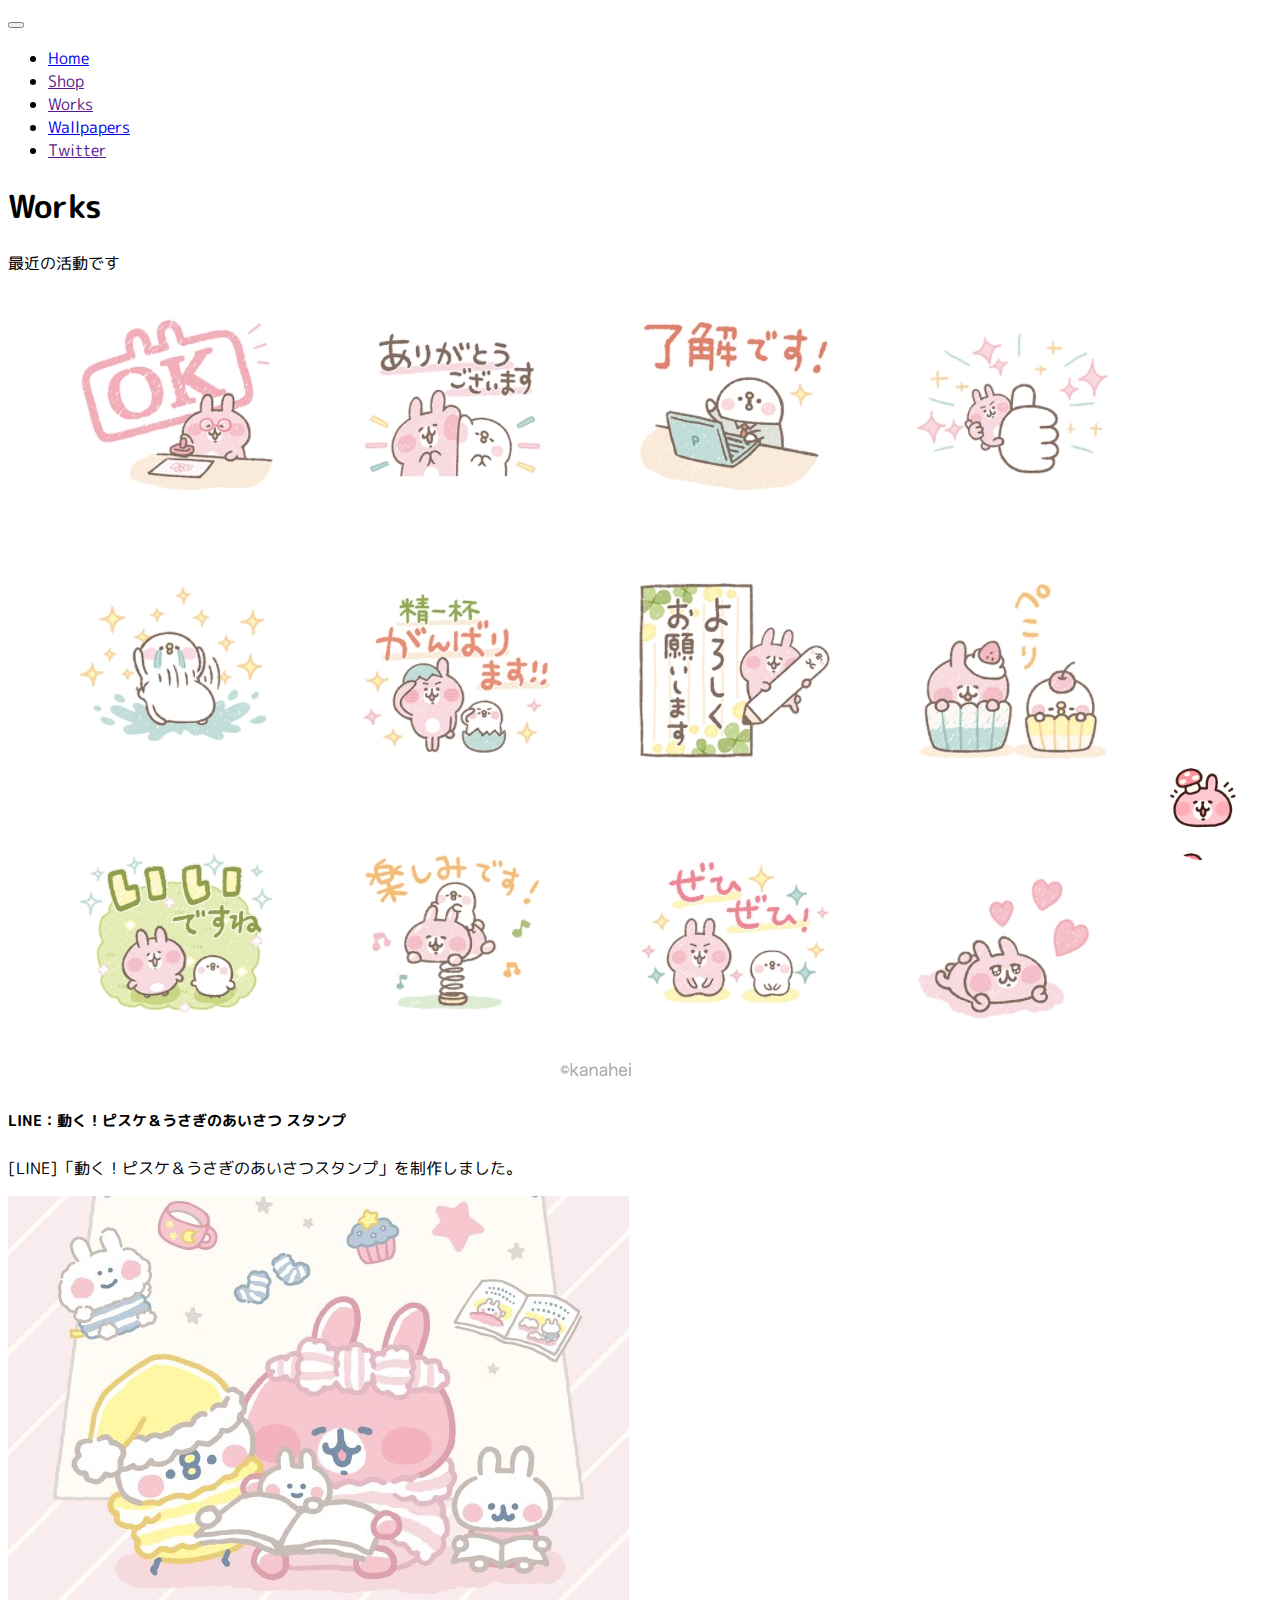
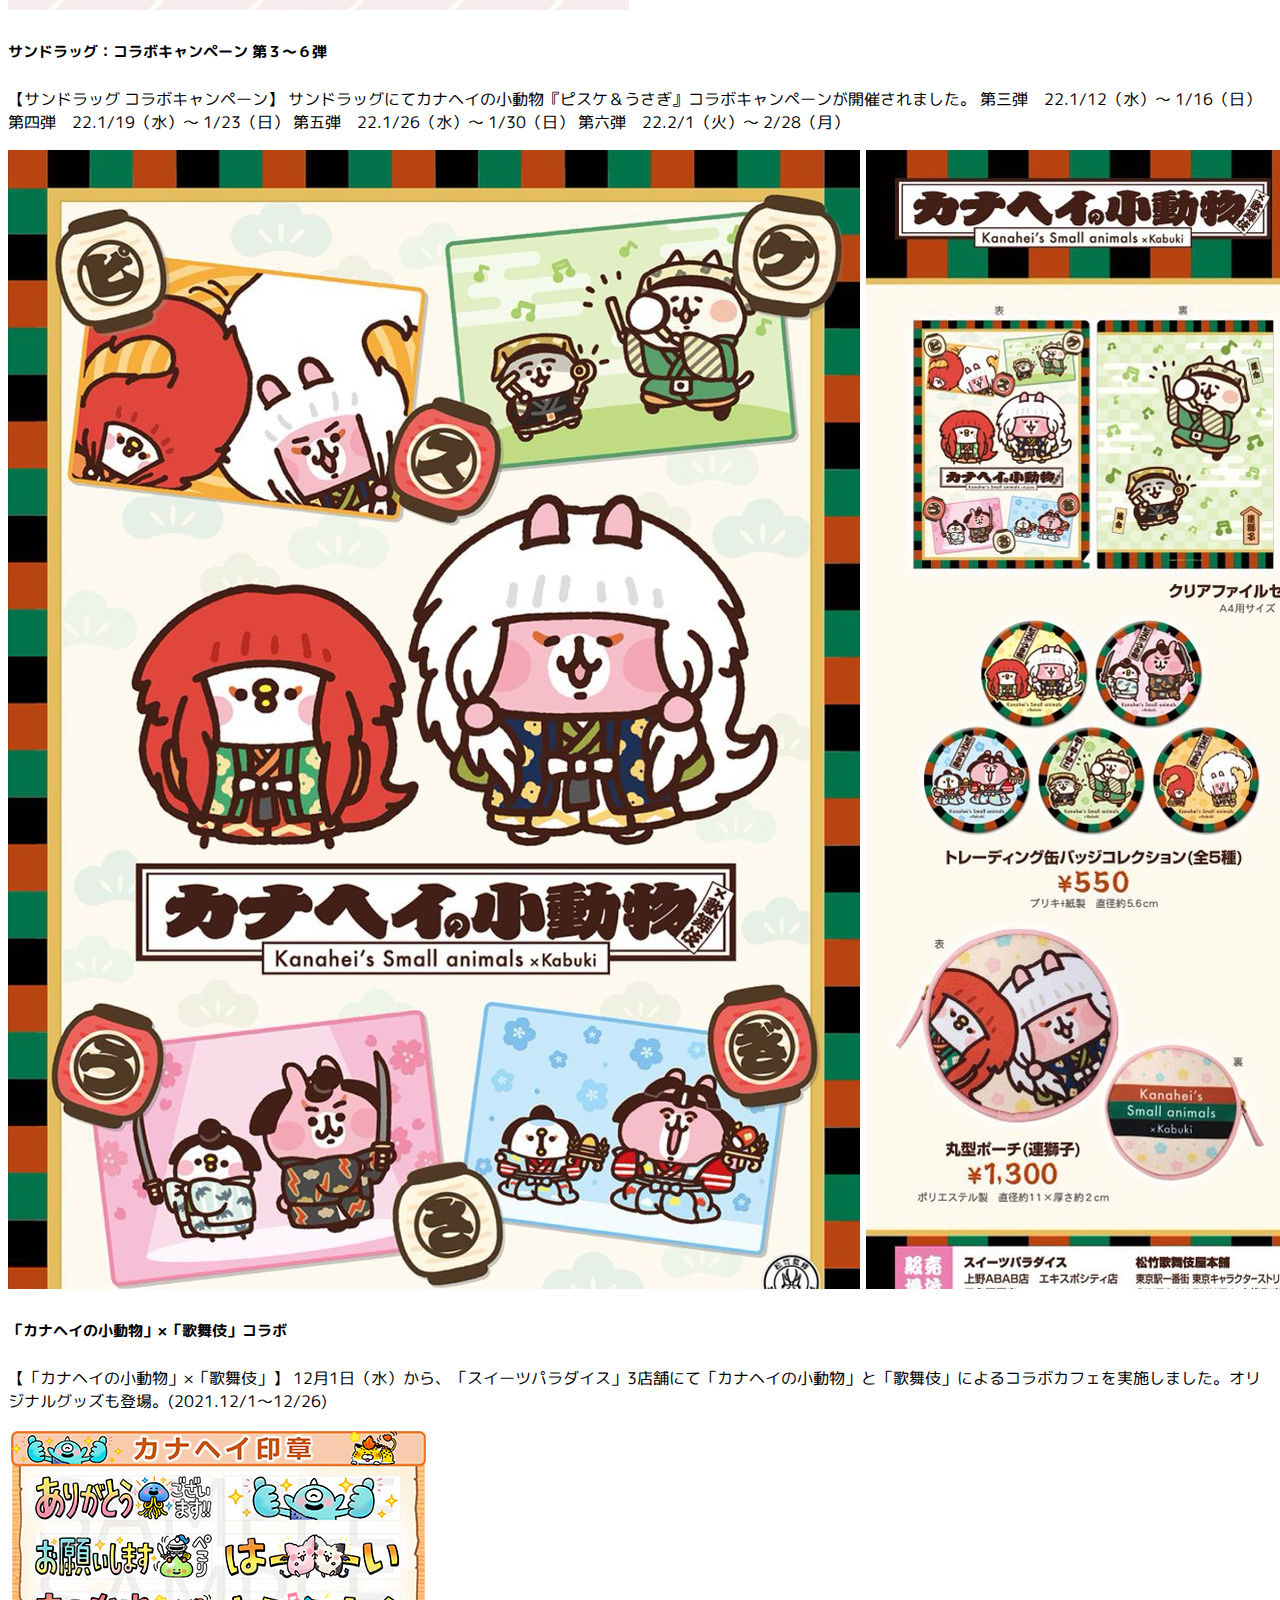
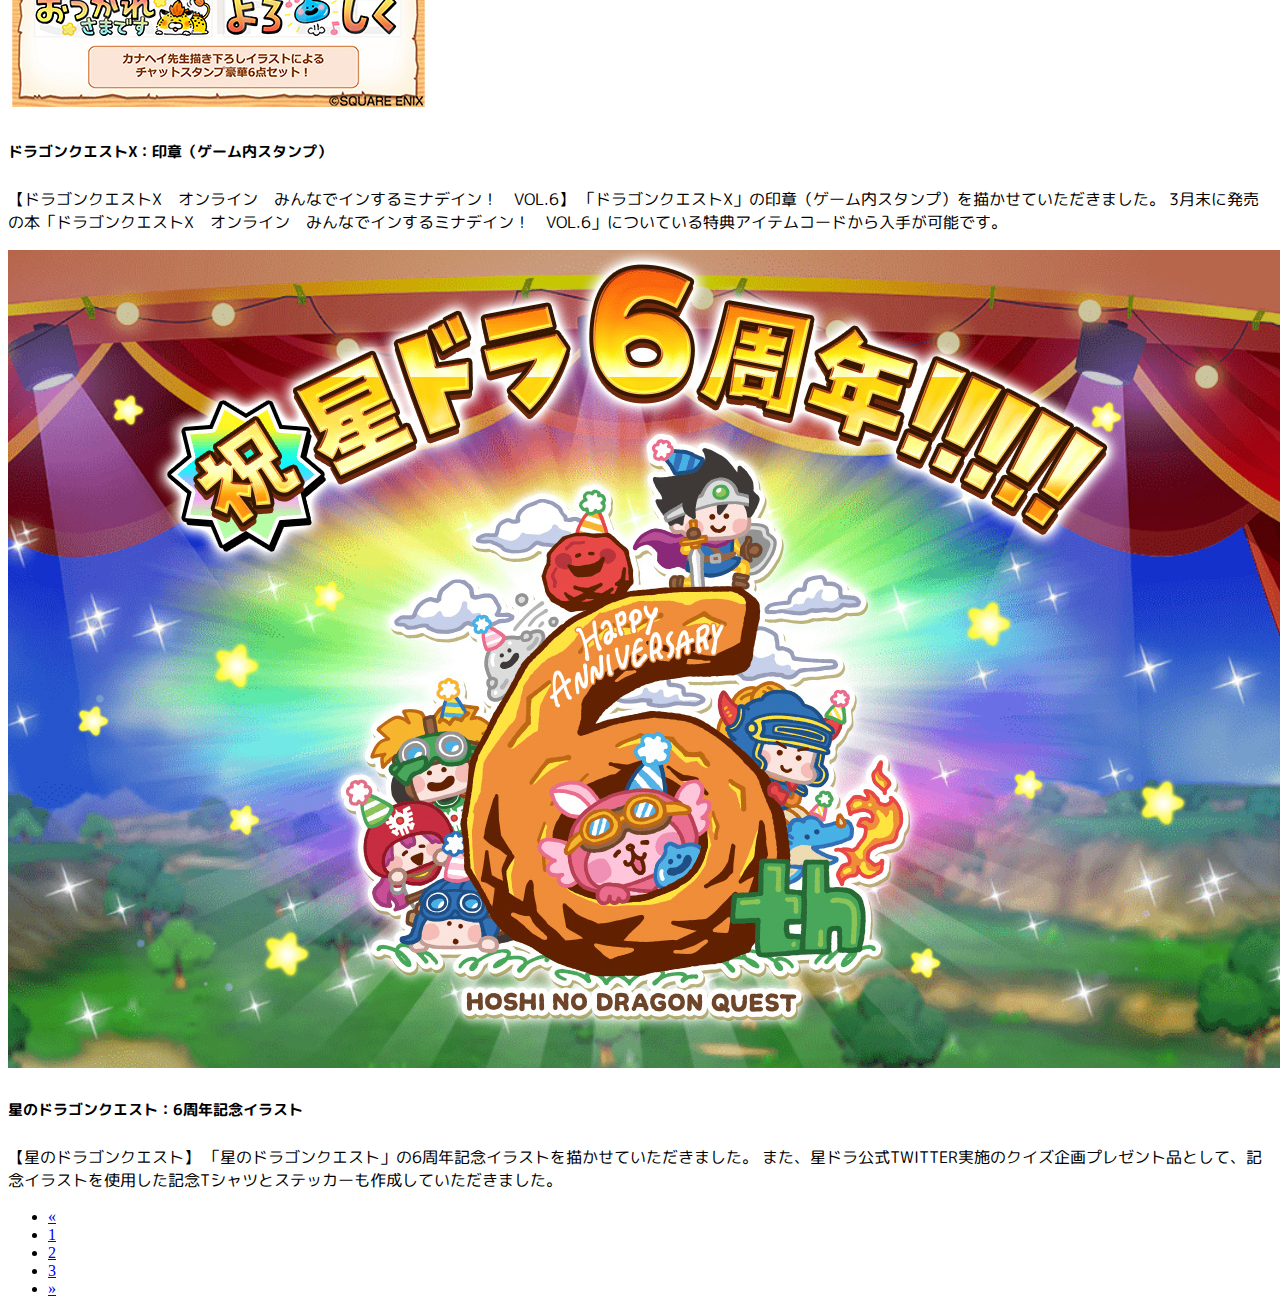
<file: index3.html>
<!DOCTYPE html>
<html lang="TW">
<head>
    <meta charset="UTF-8">
    <meta http-equiv="X-UA-Compatible" content="IE=edge">
    <meta name="viewport" content="width=device-width, initial-scale=1.0">
    <title>Works</title>
    <link rel="stylesheet" href="hstyle.css">
    <link href="https://cdn.jsdelivr.net/npm/bootstrap@5.0.2/dist/css/bootstrap.min.css" rel="stylesheet" integrity="sha384-EVSTQN3/azprG1Anm3QDgpJLIm9Nao0Yz1ztcQTwFspd3yD65VohhpuuCOmLASjC" crossorigin="anonymous">
    <link rel="icon" href="top.jpg" type="image/png">

</head>
<body>
    <nav class="navbar-light bg-light p-1 navbar-expand-lg">
        <div class="container ">
                <button class="navbar-toggler" type="button" data-bs-toggle="collapse" data-bs-target="#navbarSupportedContent">
                  <span class="navbar-toggler-icon"></span>
                </button>

            <div class="collapse navbar-collapse  " id="navbarSupportedContent">
                  
                <ul class=" navbar-nav">
                    <li class="nav-item col-sm-1 col-md-3 col-lg-4">
                        <a href="index.html" class="nav-link ">Home</a>
                    </li>
                    <li class="nav-item col-sm-1 col-md-3 col-lg-4">
                        <a href class="nav-link ">Shop</a>
                    </li>
                    <li class="nav-item col-sm-1 col-md-3 col-lg-4">
                        <a href class="nav-link ">Works</a>
                    </li>
                    <li class="nav-item col-sm-1 col-md-3 col-lg-5">
                        <a href="index2-2.html" class="nav-link ">Wallpapers</a>
                    </li>
                    <li class="nav-item col-sm-1 col-md-3 col-lg-4">
                        <a href class="nav-link ">Twitter</a>
                    </li>

                    
                </ul>
            </div>
        </div>    
    </nav>
    
    <div class="kv p-3">
        <link rel="preconnect" href="https://fonts.googleapis.com">
<link rel="preconnect" href="https://fonts.gstatic.com" crossorigin>
<link href="https://fonts.googleapis.com/css2?family=M+PLUS+Rounded+1c:wght@500;900&display=swap" rel="stylesheet">
        <div class="container p-5">
            <div class="row justify-content-center">
                <div class="col-8 col-md-6">
                    <div class="text text-center">
                        <h1>Works</h1>
                        <p>最近の活動です</p>
                    </div>
                </div>
            </div>
        </div>
    </div>

    <div class="card p-5">
        <div class="row">
          <div class="col-xl-4 col-md-6 col-12 p-2">
            <img src="card-1.jpg" class="img-fluid rounded-start" alt="...">
          </div>
          <div class="col-md-8">
            <div class="card-body">
              <h5 class="card-title">LINE：動く！ピスケ＆うさぎのあいさつ スタンプ</h5>
              <p class="card-text">[LINE]「動く！ピスケ＆うさぎのあいさつスタンプ」を制作しました。</p>
            </div>
          </div>
        </div>
      </div>

      <div class="card p-5">
        <div class="row">
          <div class="col-xl-4 col-md-6 col-12 p-2">
            <img src="card-2.jpeg" class="img-fluid rounded-start" alt="...">
          </div>
          <div class="col-md-8">
            <div class="card-body">
              <h5 class="card-title">サンドラッグ：コラボキャンペーン 第３〜６弾</h5>
              <p class="card-text">【サンドラッグ コラボキャンペーン】
                サンドラッグにてカナヘイの小動物『ピスケ＆うさぎ』コラボキャンペーンが開催されました。
                
                第三弾　22.1/12（水）～ 1/16（日）
                第四弾　22.1/19（水）～ 1/23（日）
                第五弾　22.1/26（水）～ 1/30（日）
                第六弾　22.2/1（火）～ 2/28（月）</p>
            </div>
          </div>
        </div>
      </div>

      <div class="card p-5">
        <div class="row">
          <div class="col-xl-4 col-md-6 col-12 p-2">
            <img src="card-3.jpg" class="img-fluid rounded-start" alt="...">
          </div>
          <div class="col-md-8">
            <div class="card-body">
              <h5 class="card-title">「カナヘイの小動物」×「歌舞伎」コラボ</h5>
              <p class="card-text">【「カナヘイの小動物」×「歌舞伎」】
                12月1日（水）から、「スイーツパラダイス」3店舗にて「カナヘイの小動物」と「歌舞伎」によるコラボカフェを実施しました。オリジナルグッズも登場。(2021.12/1〜12/26)</p>
            </div>
          </div>
        </div>
      </div>

      <div class="card p-5">
        <div class="row">
          <div class="col-xl-4 col-md-6 col-12 p-2">
            <img src="card-4.jpg" class="img-fluid rounded-start" alt="...">
          </div>
          <div class="col-md-8">
            <div class="card-body">
              <h5 class="card-title">ドラゴンクエストX：印章（ゲーム内スタンプ）</h5>
              <p class="card-text">【ドラゴンクエストX　オンライン　みんなでインするミナデイン！　VOL.6】

                「ドラゴンクエストX」の印章（ゲーム内スタンプ）を描かせていただきました。
                3月末に発売の本「ドラゴンクエストX　オンライン　みんなでインするミナデイン！　VOL.6」についている特典アイテムコードから入手が可能です。</p>
            </div>
          </div>
        </div>
      </div>

      <div class="card p-5">
        <div class="row">
          <div class="col-xl-4 col-md-6 col-12 p-2">
            <img src="card-5.jpeg" class="img-fluid rounded-start" alt="...">
          </div>
          <div class="col-md-8">
            <div class="card-body">
              <h5 class="card-title">星のドラゴンクエスト：6周年記念イラスト</h5>
              <p class="card-text">【星のドラゴンクエスト】
                「星のドラゴンクエスト」の6周年記念イラストを描かせていただきました。
                
                また、星ドラ公式TWITTER実施のクイズ企画プレゼント品として、記念イラストを使用した記念Tシャツとステッカーも作成していただきました。</p>
            </div>
          </div>
        </div>
      </div>

      <div class="kv p-4">
            <div class="row justify-content-center">
                <div class="col-8 col-md-6">
                </div>
            </div>
        </div>
    </div>

      

      <nav aria-label="Page">
        <ul class="pagination justify-content-center">
          <li class="page-item">
            <a class="page-link" href="#" aria-label="Previous">
              <span aria-hidden="true">&laquo;</span>
            </a>
          </li>
          <li class="page-item"><a class="page-link" href="#">1</a></li>
          <li class="page-item"><a class="page-link" href="#">2</a></li>
          <li class="page-item"><a class="page-link" href="#">3</a></li>
          <li class="page-item">
            <a class="page-link" href="#" aria-label="Next">
              <span aria-hidden="true">&raquo;</span>
            </a>
          </li>
        </ul>
      </nav>




    
    
            
            <a href="#" class="top"></a>

    
    
    
    
      



    <script src="https://cdn.jsdelivr.net/npm/bootstrap@5.0.2/dist/js/bootstrap.bundle.min.js" 
    integrity="sha384-MrcW6ZMFYlzcLA8Nl+NtUVF0sA7MsXsP1UyJoMp4YLEuNSfAP+JcXn/tWtIaxVXM" 
    crossorigin="anonymous"></script>
</body>
</html>
</file>
<file: hstyle.css>
div{
    list-style: none;
    font-family: 'M PLUS Rounded 1c', sans-serif;
}


.card-title{
    font-size: 15px;
    font-weight:bolder;
    

}

.line{
    text-align: left;
    font-size: 15px;
    margin: 0px 0px 65px 0px;
    line-height: 1.8;
  }

  
.haha{
    font-size: 15px;
    margin: 20px 0px 0px 0px;
    line-height: 1.8;
  }

.box{
  background: rgb(250, 228, 61);
  color:rgb(36, 36, 36);
  font-family: sans-serif;
  padding: 5px;
  overflow: hidden;
  
}

.text-2{
  white-space: nowrap;
  animation: run 10s linear infinite;
}

@keyframes run{
  from{
    transform: translateX(0);
  }
  to{
    transform: translateX(-1600px);
  }
}


.wrap{
  margin: 0 auto;
  height: 1000px;
  background: rgb(255, 239, 205);
}

.top{
  background:url(top.jpg) ;
  background-size:85px;
  color: black;
  width: 80px;
  height: 80px;
  border-radius: 50%;
  position: fixed;
  bottom: 40px;;
  right: 40px;
  display: block;
  text-align: center;
  padding-top: 25px;
}

.line2{
  text-align: center;

}
</file>
